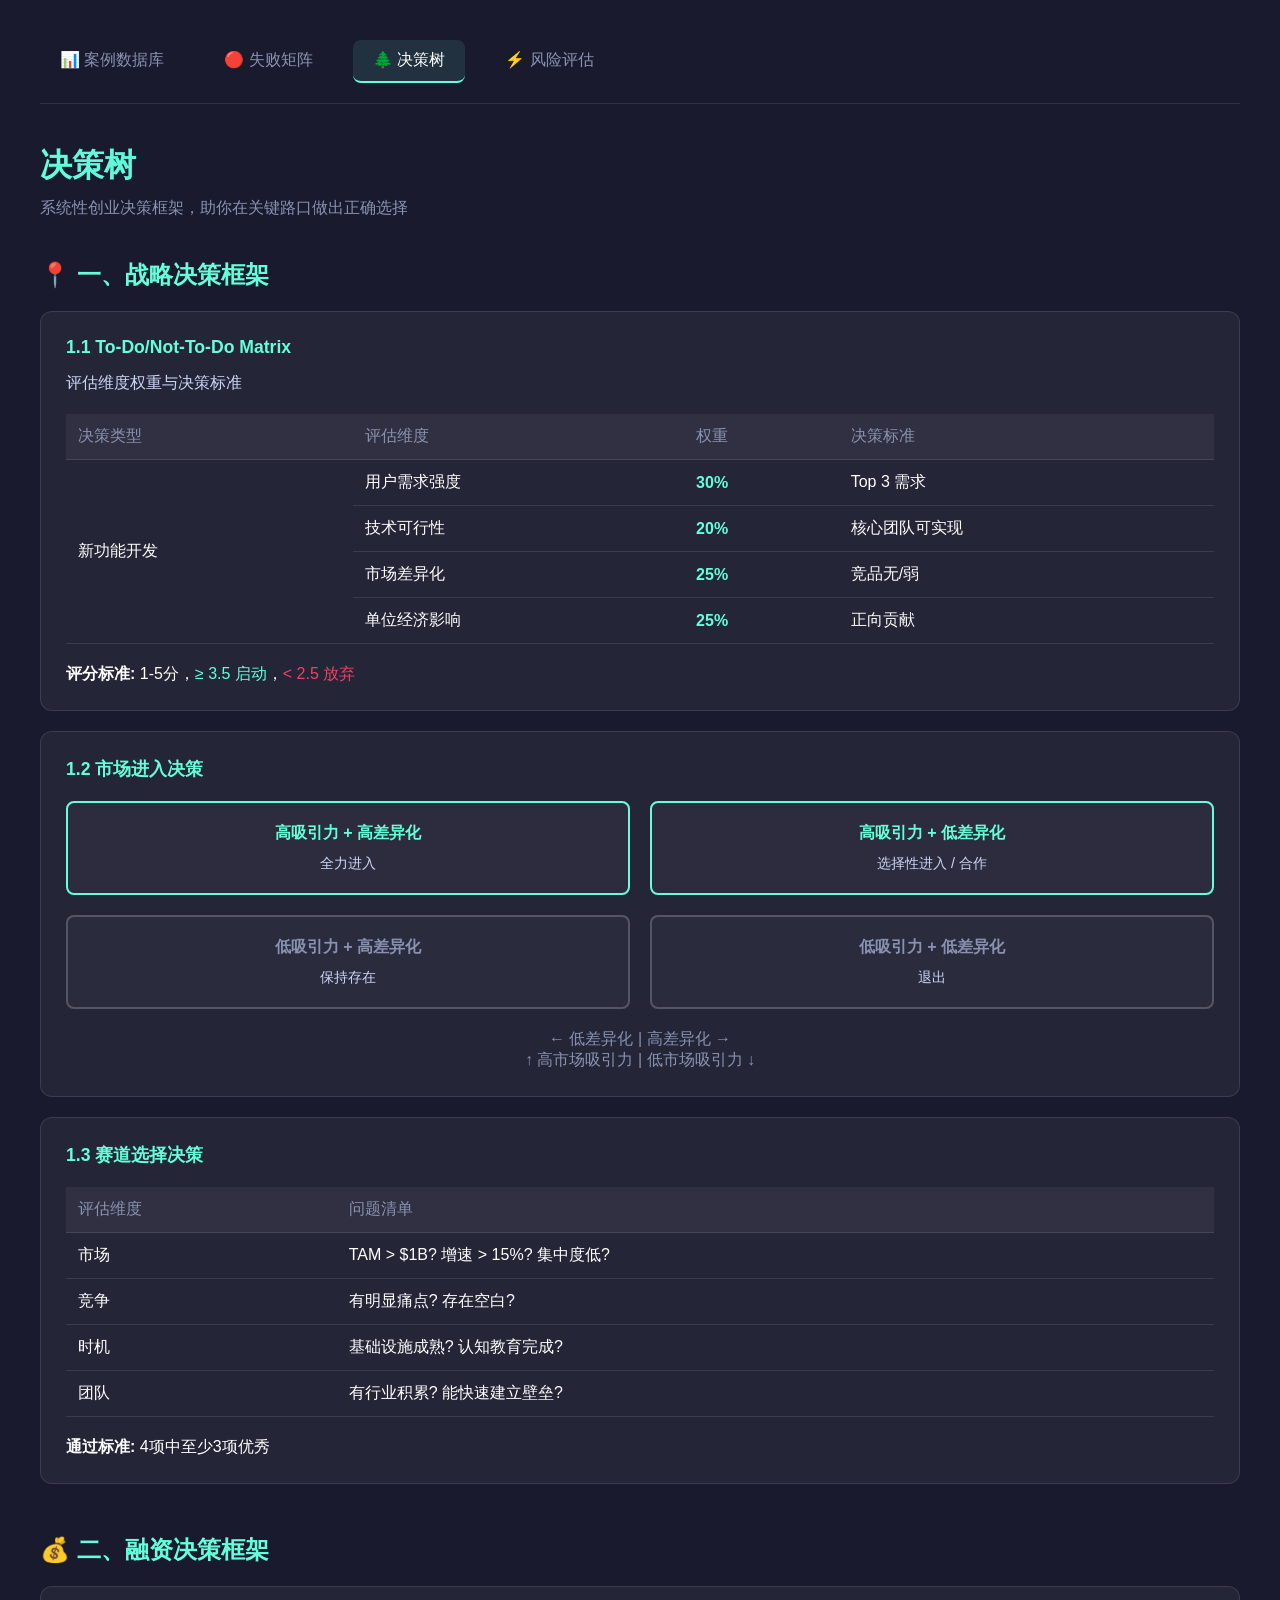
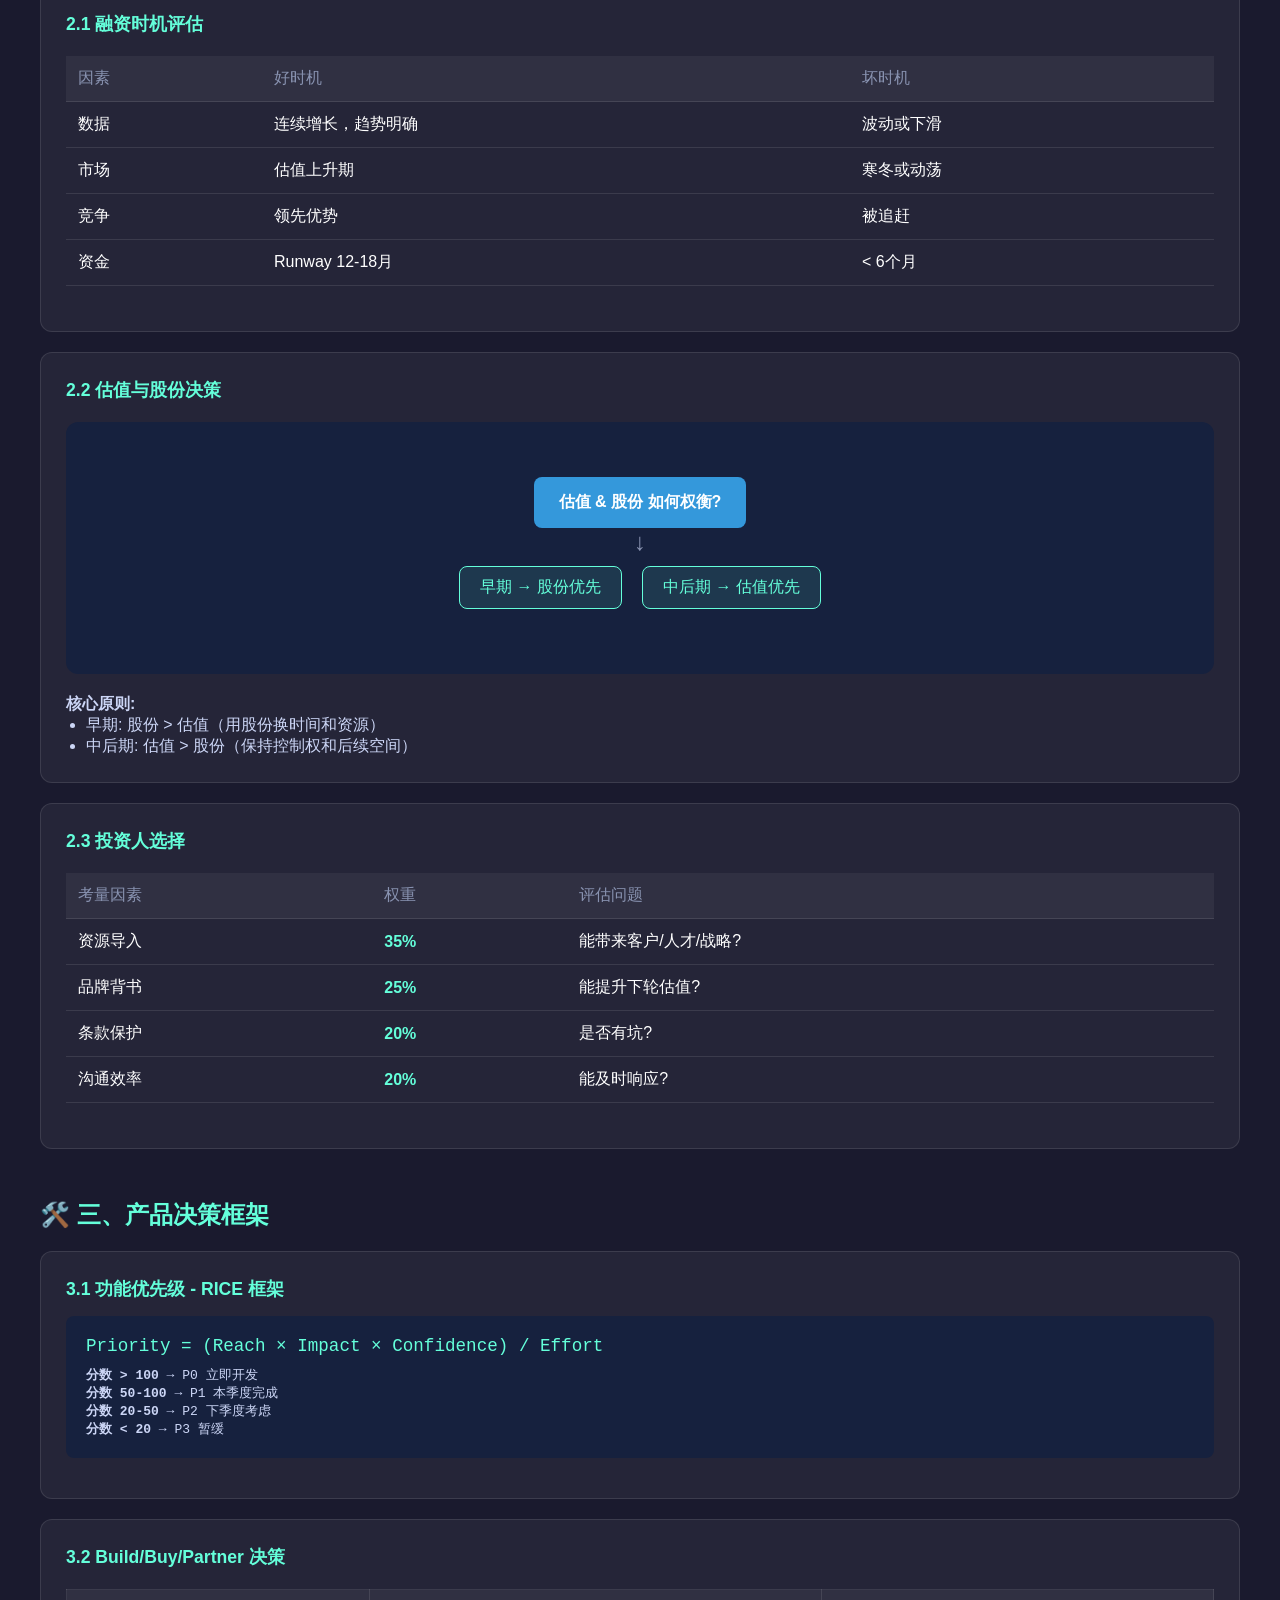
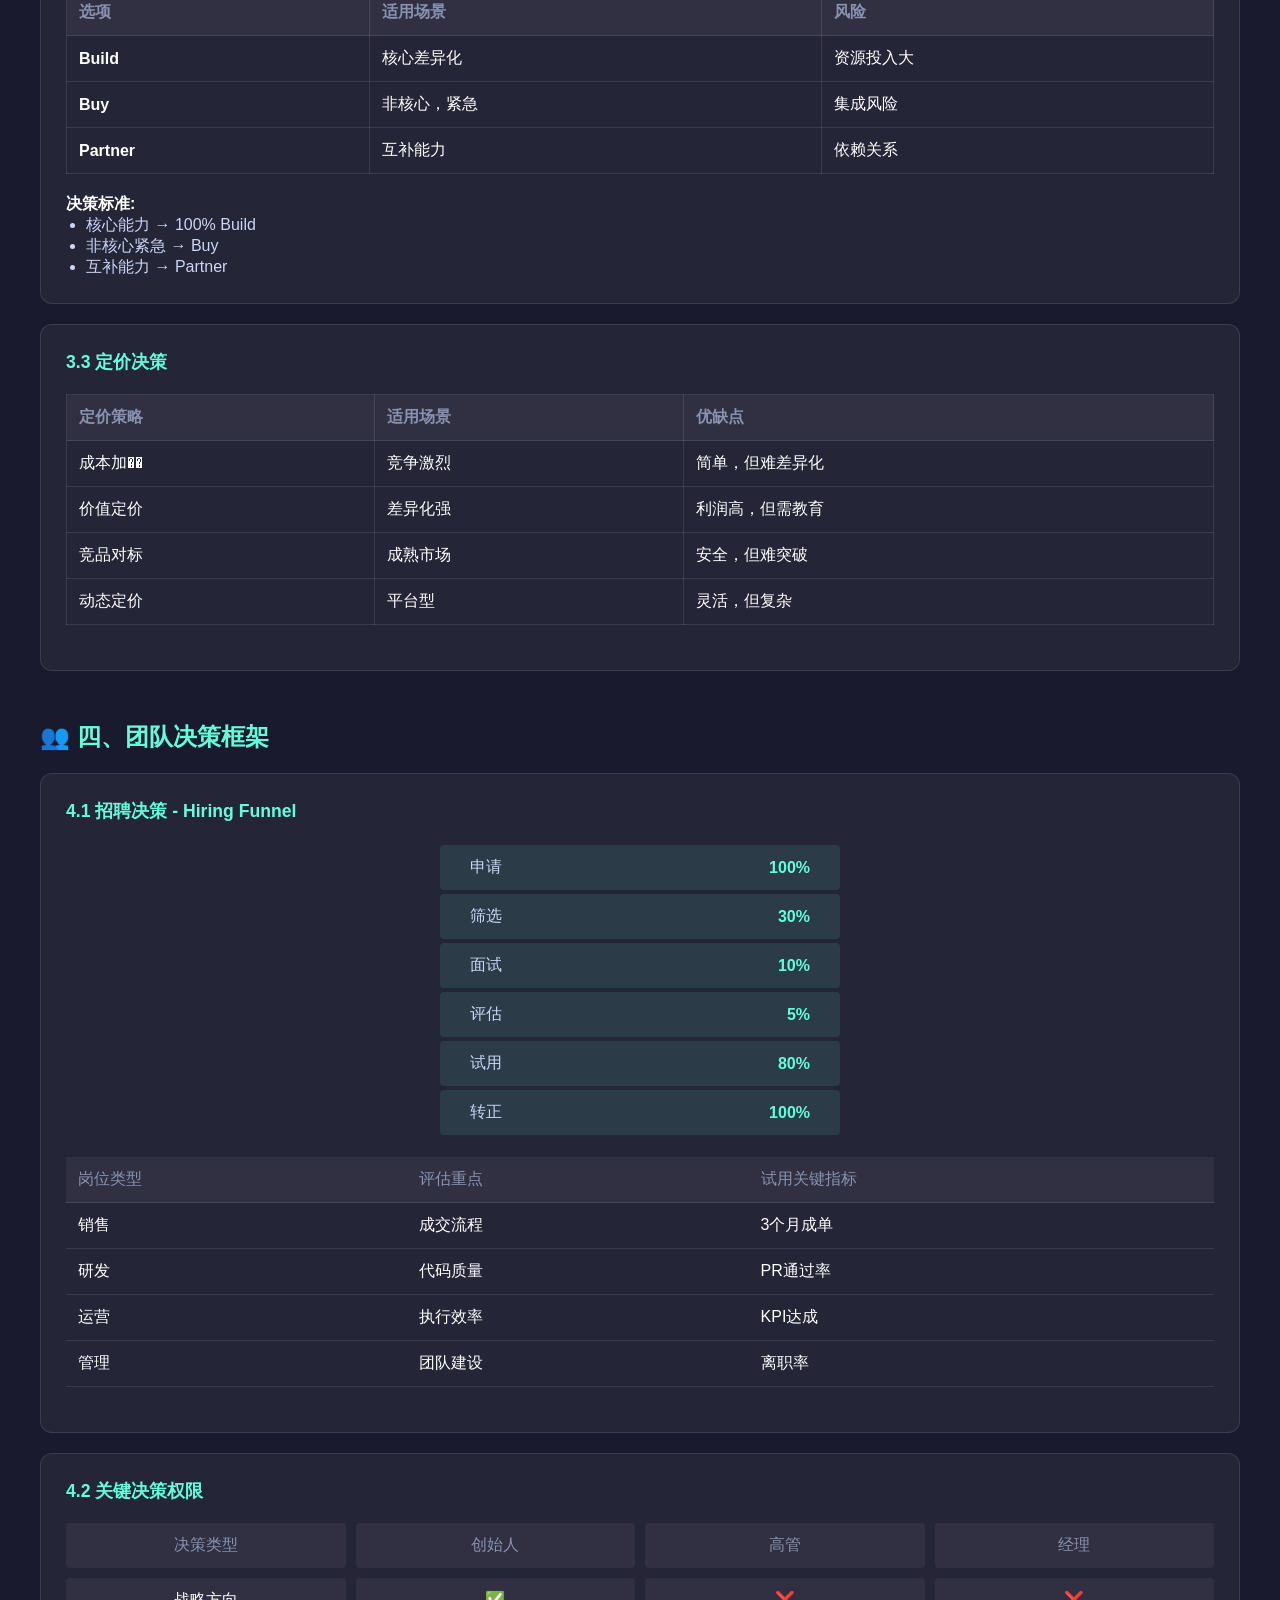
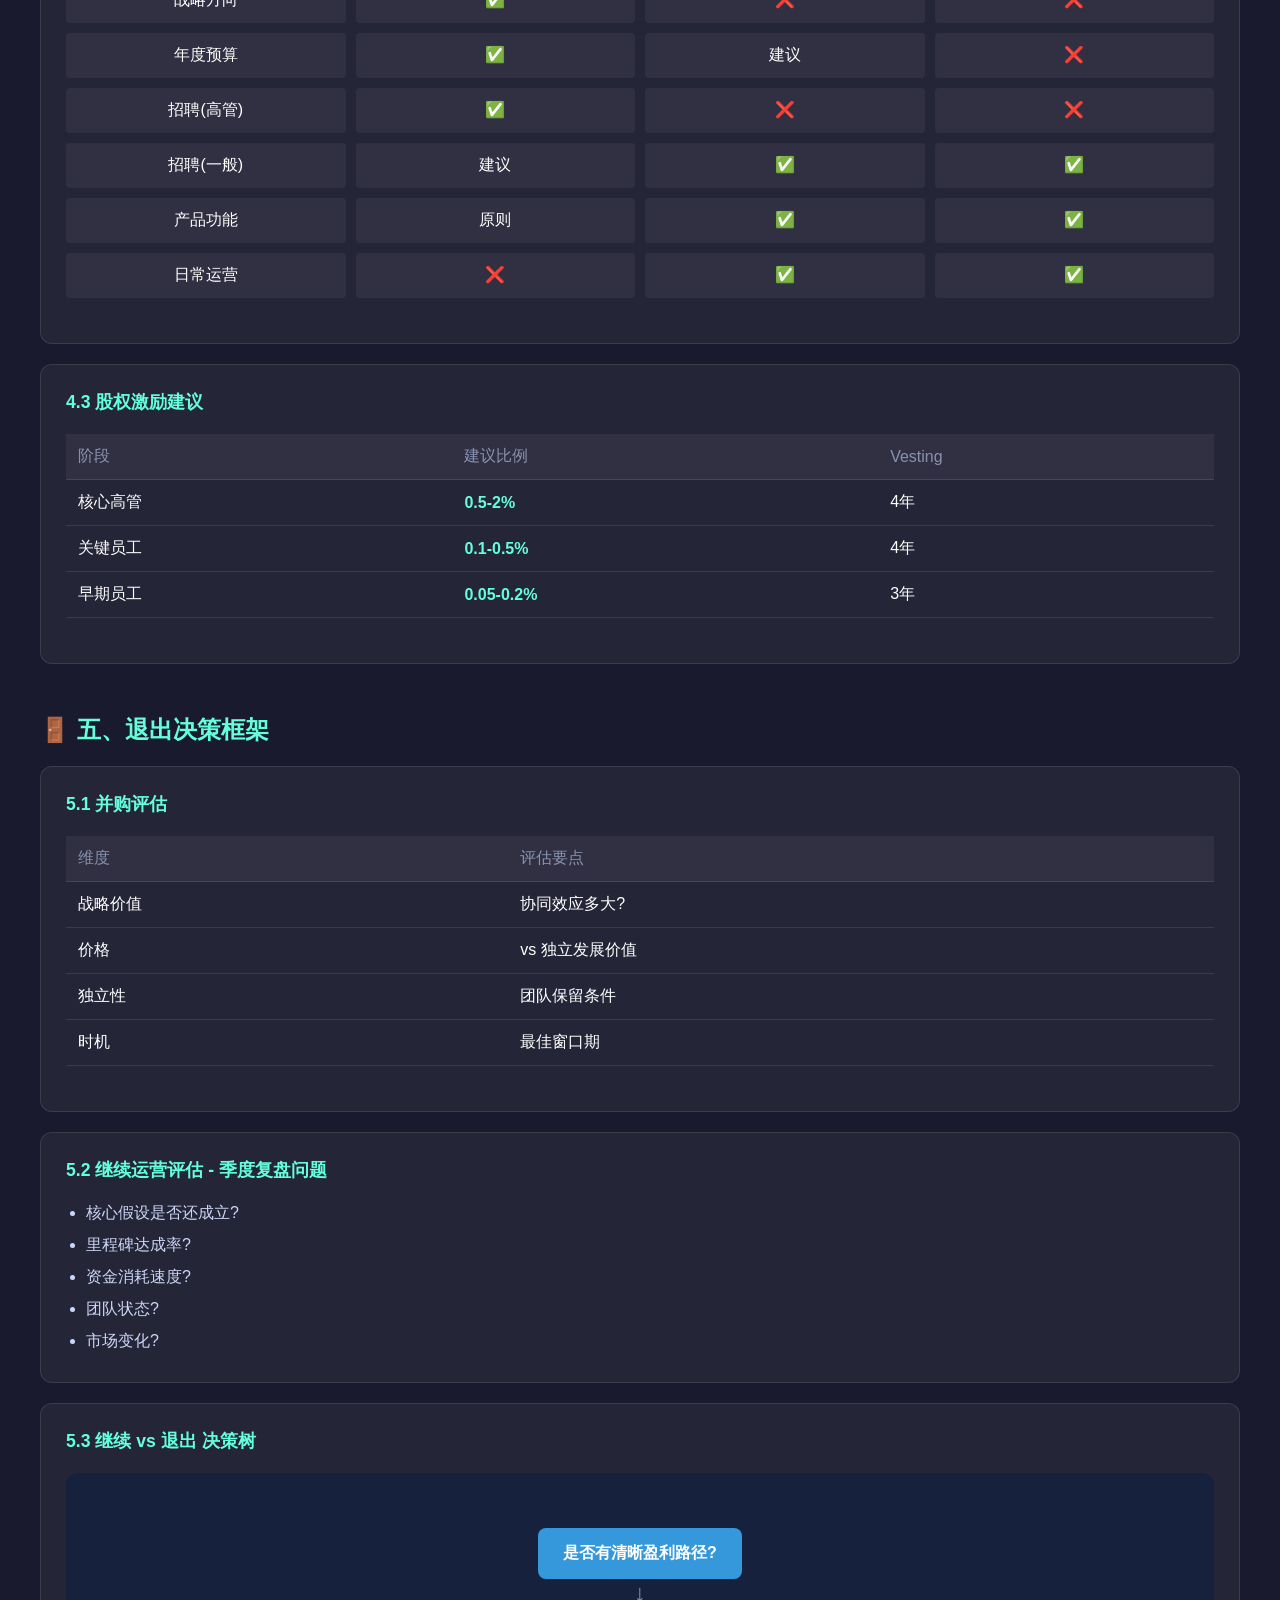
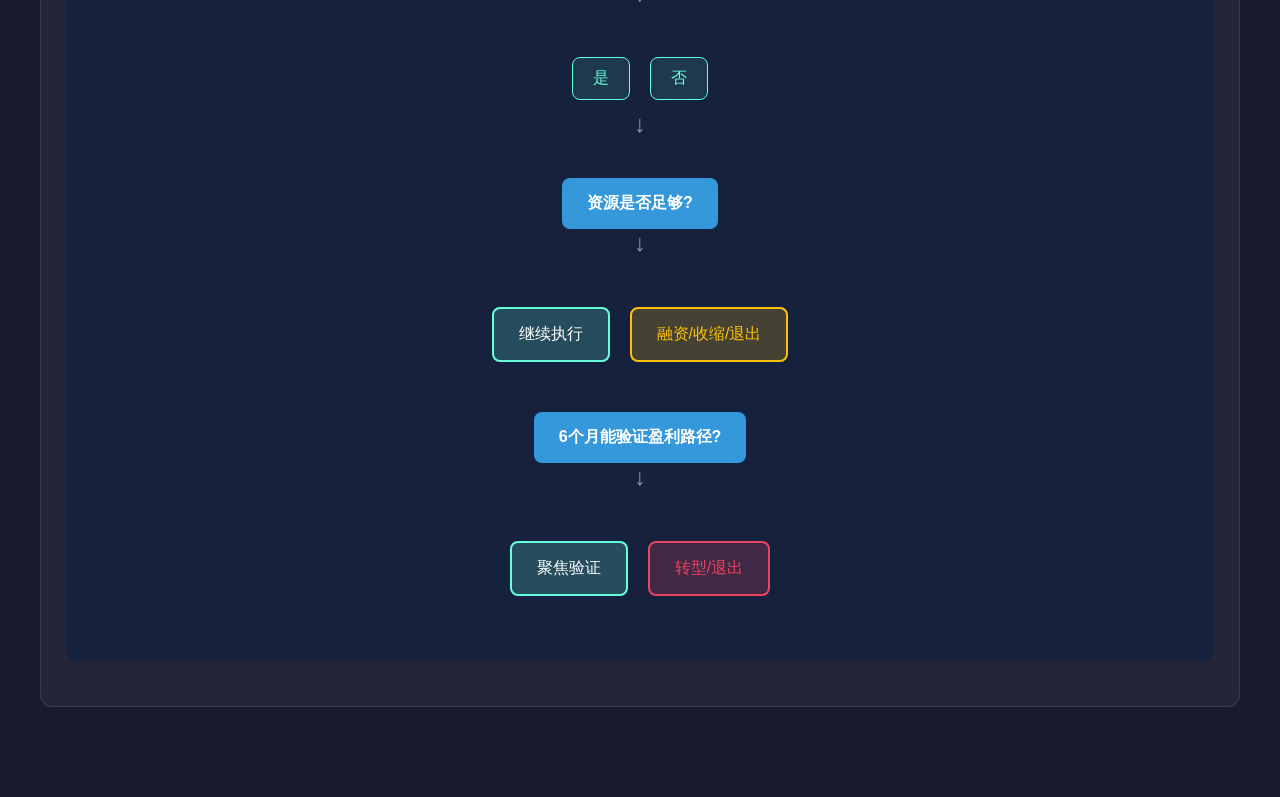
<file: decision-tree.html>
<!DOCTYPE html>
<html lang="zh-CN">
<head>
    <meta charset="UTF-8">
    <meta name="viewport" content="width=device-width, initial-scale=1.0">
    <title>决策树 - Startup-Advisor</title>
    <style>
        * { margin: 0; padding: 0; box-sizing: border-box; }
        body { font-family: -apple-system, BlinkMacSystemFont, 'Segoe UI', Roboto, sans-serif; background: #1a1a2e; color: #fff; min-height: 100vh; padding: 40px 20px; }
        .container { max-width: 1200px; margin: 0 auto; }
        .nav { display: flex; gap: 20px; margin-bottom: 40px; border-bottom: 1px solid rgba(255,255,255,0.1); padding-bottom: 20px; }
        .nav a { color: #8892b0; text-decoration: none; padding: 10px 20px; border-radius: 8px; transition: all 0.3s; }
        .nav a:hover, .nav a.active { color: #fff; background: rgba(100,255,218,0.1); }
        .nav a.active { border-bottom: 2px solid #64ffda; }
        h1 { font-size: 2rem; margin-bottom: 10px; background: linear-gradient(90deg, #64ffda, #3498db); -webkit-background-clip: text; -webkit-text-fill-color: transparent; }
        .subtitle { color: #8892b0; margin-bottom: 40px; }
        
        .section { margin-bottom: 50px; }
        .section h2 { font-size: 1.5rem; margin-bottom: 20px; color: #64ffda; }
        .section h3 { font-size: 1.2rem; margin: 25px 0 15px; color: #fff; }
        
        .matrix { background: rgba(255,255,255,0.05); border-radius: 12px; padding: 25px; margin: 20px 0; border: 1px solid rgba(255,255,255,0.1); }
        .matrix h4 { color: #64ffda; margin-bottom: 15px; font-size: 1.1rem; }
        
        .matrix-grid { display: grid; grid-template-columns: 1fr 1fr; gap: 20px; margin: 20px 0; }
        .matrix-quadrant { background: rgba(255,255,255,0.03); border-radius: 8px; padding: 20px; text-align: center; }
        .matrix-quadrant h5 { font-size: 1rem; margin-bottom: 10px; }
        .matrix-quadrant p { font-size: 0.9rem; color: #ccd6f6; }
        .quadrant-high { border: 2px solid #64ffda; }
        .quadrant-low { border: 2px solid rgba(255,255,255,0.2); }
        .quadrant-high h5 { color: #64ffda; }
        .quadrant-low h5 { color: #8892b0; }
        
        .decision-table { width: 100%; border-collapse: collapse; margin: 20px 0; }
        .decision-table th, .decision-table td { padding: 12px; text-align: left; border-bottom: 1px solid rgba(255,255,255,0.1); }
        .decision-table th { color: #8892b0; background: rgba(255,255,255,0.05); font-weight: 500; }
        .decision-table tr:hover { background: rgba(255,255,255,0.02); }
        .weight { color: #64ffda; font-weight: 600; }
        .pass { color: #64ffda; }
        .fail { color: #e94560; }
        
        .flowchart { background: #16213e; border-radius: 12px; padding: 30px; margin: 20px 0; }
        .flow-node { display: flex; flex-direction: column; align-items: center; padding: 15px; margin: 10px 0; }
        .flow-question { background: #3498db; color: #fff; padding: 15px 25px; border-radius: 8px; font-weight: 600; text-align: center; }
        .flow-options { display: flex; gap: 20px; margin: 10px 0; }
        .flow-option { background: rgba(100,255,218,0.1); border: 1px solid #64ffda; padding: 10px 20px; border-radius: 8px; color: #64ffda; }
        .flow-result { background: rgba(100,255,218,0.2); border: 2px solid #64ffda; padding: 15px 25px; border-radius: 8px; }
        .flow-result.warning { background: rgba(255,193,7,0.2); border-color: #ffc107; color: #ffc107; }
        .flow-result.danger { background: rgba(233,69,96,0.2); border-color: #e94560; color: #e94560; }
        .flow-arrow { color: #8892b0; font-size: 1.5rem; }
        
        .formula { background: #16213e; padding: 20px; border-radius: 8px; margin: 15px 0; font-family: monospace; }
        .formula code { color: #64ffda; font-size: 1.1rem; }
        .formula .result { margin-top: 10px; color: #ccd6f6; }
        
        .priority-grid { display: grid; grid-template-columns: repeat(4, 1fr); gap: 15px; margin: 20px 0; }
        .priority-card { background: rgba(255,255,255,0.05); border-radius: 8px; padding: 15px; text-align: center; }
        .priority-card.p0 { border: 2px solid #e94560; }
        .priority-card.p1 { border: 2px solid #ffc107; }
        .priority-card.p2 { border: 2px solid #3498db; }
        .priority-card.p3 { border: 2px solid #8892b0; }
        .priority-label { font-weight: 700; font-size: 1.2rem; margin-bottom: 5px; }
        .priority-card.p0 .priority-label { color: #e94560; }
        .priority-card.p1 .priority-label { color: #ffc107; }
        .priority-card.p2 .priority-label { color: #3498db; }
        .priority-card.p3 .priority-label { color: #8892b0; }
        .priority-action { font-size: 0.85rem; color: #ccd6f6; }
        
        .comparison-table { width: 100%; border-collapse: collapse; margin: 20px 0; }
        .comparison-table th, .comparison-table td { padding: 12px; text-align: left; border: 1px solid rgba(255,255,255,0.1); }
        .comparison-table th { background: rgba(255,255,255,0.05); color: #8892b0; }
        
        .funnel { display: flex; flex-direction: column; align-items: center; margin: 20px 0; }
        .funnel-stage { display: flex; align-items: center; justify-content: center; padding: 12px 30px; margin: 2px 0; background: rgba(100,255,218,0.1); border-radius: 4px; width: 100%; max-width: 400px; }
        .funnel-stage span { color: #ccd6f6; }
        .funnel-stage .percent { color: #64ffda; font-weight: 600; margin-left: auto; }
        
        .access-matrix { display: grid; grid-template-columns: repeat(4, 1fr); gap: 10px; margin: 20px 0; }
        .access-cell { background: rgba(255,255,255,0.05); padding: 12px; text-align: center; border-radius: 4px; }
        .access-cell.header { color: #8892b0; font-weight: 500; }
        .access-cell.yes { color: #64ffda; }
        .access-cell.no { color: #e94560; }
        
        @media (max-width: 768px) {
            .matrix-grid { grid-template-columns: 1fr; }
            .priority-grid { grid-template-columns: repeat(2, 1fr); }
            .access-matrix { grid-template-columns: repeat(2, 1fr); }
        }
    </style>
</head>
<body>
    <div class="container">
        <nav class="nav">
            <a href="index.html">📊 案例数据库</a>
            <a href="failure-matrix.html">🔴 失败矩阵</a>
            <a href="decision-tree.html" class="active">🌲 决策树</a>
            <a href="risk-assessment.html">⚡ 风险评估</a>
        </nav>
        
        <h1>决策树</h1>
        <p class="subtitle">系统性创业决策框架，助你在关键路口做出正确选择</p>
        
        <div class="section">
            <h2>📍 一、战略决策框架</h2>
            
            <div class="matrix">
                <h4>1.1 To-Do/Not-To-Do Matrix</h4>
                <p style="color:#ccd6f6;margin-bottom:15px;">评估维度权重与决策标准</p>
                <table class="decision-table">
                    <tr><th>决策类型</th><th>评估维度</th><th class="weight">权重</th><th>决策标准</th></tr>
                    <tr><td rowspan=4>新功能开发</td><td>用户需求强度</td><td class="weight">30%</td><td>Top 3 需求</td></tr>
                    <tr><td>技术可行性</td><td class="weight">20%</td><td>核心团队可实现</td></tr>
                    <tr><td>市场差异化</td><td class="weight">25%</td><td>竞品无/弱</td></tr>
                    <tr><td>单位经济影响</td><td class="weight">25%</td><td>正向贡献</td></tr>
                </table>
                <p style="margin-top:15px;"><strong>评分标准:</strong> 1-5分，<span class="pass">≥ 3.5 启动</span>，<span class="fail">&lt; 2.5 放弃</span></p>
            </div>
            
            <div class="matrix">
                <h4>1.2 市场进入决策</h4>
                <div class="matrix-grid">
                    <div class="matrix-quadrant quadrant-high">
                        <h5>高吸引力 + 高差异化</h5>
                        <p>全力进入</p>
                    </div>
                    <div class="matrix-quadrant quadrant-high">
                        <h5>高吸引力 + 低差异化</h5>
                        <p>选择性进入 / 合作</p>
                    </div>
                    <div class="matrix-quadrant quadrant-low">
                        <h5>低吸引力 + 高差异化</h5>
                        <p>保持存在</p>
                    </div>
                    <div class="matrix-quadrant quadrant-low">
                        <h5>低吸引力 + 低差异化</h5>
                        <p>退出</p>
                    </div>
                </div>
                <p style="text-align:center;color:#8892b0;">← 低差异化 | 高差异化 →<br>↑ 高市场吸引力 | 低市场吸引力 ↓</p>
            </div>
            
            <div class="matrix">
                <h4>1.3 赛道选择决策</h4>
                <table class="decision-table">
                    <tr><th>评估维度</th><th>问题清单</th></tr>
                    <tr><td>市场</td><td>TAM > $1B? 增速 > 15%? 集中度低?</td></tr>
                    <tr><td>竞争</td><td>有明显痛点? 存在空白?</td></tr>
                    <tr><td>时机</td><td>基础设施成熟? 认知教育完成?</td></tr>
                    <tr><td>团队</td><td>有行业积累? 能快速建立壁垒?</td></tr>
                </table>
                <p style="margin-top:15px;"><strong>通过标准:</strong> 4项中至少3项优秀</p>
            </div>
        </div>
        
        <div class="section">
            <h2>💰 二、融资决策框架</h2>
            
            <div class="matrix">
                <h4>2.1 融资时机评估</h4>
                <table class="decision-table">
                    <tr><th>因素</th><th class="pass">好时机</th><th class="fail">坏时机</th></tr>
                    <tr><td>数据</td><td>连续增长，趋势明确</td><td>波动或下滑</td></tr>
                    <tr><td>市场</td><td>估值上升期</td><td>寒冬或动荡</td></tr>
                    <tr><td>竞争</td><td>领先优势</td><td>被追赶</td></tr>
                    <tr><td>资金</td><td>Runway 12-18月</td><td>&lt; 6个月</td></tr>
                </table>
            </div>
            
            <div class="matrix">
                <h4>2.2 估值与股份决策</h4>
                <div class="flowchart">
                    <div class="flow-node">
                        <div class="flow-question">估值 & 股份 如何权衡?</div>
                        <div class="flow-arrow">↓</div>
                        <div class="flow-options">
                            <div class="flow-option">早期 → 股份优先</div>
                            <div class="flow-option">中后期 → 估值优先</div>
                        </div>
                    </div>
                </div>
                <p style="color:#ccd6f6;margin-top:15px;"><strong>核心原则:</strong></p>
                <ul style="color:#ccd6f6;margin-left:20px;">
                    <li>早期: 股份 &gt; 估值（用股份换时间和资源）</li>
                    <li>中后期: 估值 &gt; 股份（保持控制权和后续空间）</li>
                </ul>
            </div>
            
            <div class="matrix">
                <h4>2.3 投资人选择</h4>
                <table class="decision-table">
                    <tr><th>考量因素</th><th class="weight">权重</th><th>评估问题</th></tr>
                    <tr><td>资源导入</td><td class="weight">35%</td><td>能带来客户/人才/战略?</td></tr>
                    <tr><td>品牌背书</td><td class="weight">25%</td><td>能提升下轮估值?</td></tr>
                    <tr><td>条款保护</td><td class="weight">20%</td><td>是否有坑?</td></tr>
                    <tr><td>沟通效率</td><td class="weight">20%</td><td>能及时响应?</td></tr>
                </table>
            </div>
        </div>
        
        <div class="section">
            <h2>🛠️ 三、产品决策框架</h2>
            
            <div class="matrix">
                <h4>3.1 功能优先级 - RICE 框架</h4>
                <div class="formula">
                    <code>Priority = (Reach × Impact × Confidence) / Effort</code>
                    <div class="result">
                        <strong>分数 &gt; 100</strong> → P0 立即开发<br>
                        <strong>分数 50-100</strong> → P1 本季度完成<br>
                        <strong>分数 20-50</strong> → P2 下季度考虑<br>
                        <strong>分数 &lt; 20</strong> → P3 暂缓
                    </div>
                </div>
            </div>
            
            <div class="matrix">
                <h4>3.2 Build/Buy/Partner 决策</h4>
                <table class="comparison-table">
                    <tr><th>选项</th><th>适用场景</th><th>风险</th></tr>
                    <tr><td><strong>Build</strong></td><td>核心差异化</td><td>资源投入大</td></tr>
                    <tr><td><strong>Buy</strong></td><td>非核心，紧急</td><td>集成风险</td></tr>
                    <tr><td><strong>Partner</strong></td><td>互补能力</td><td>依赖关系</td></tr>
                </table>
                <p style="margin-top:15px;"><strong>决策标准:</strong></p>
                <ul style="color:#ccd6f6;margin-left:20px;">
                    <li>核心能力 → 100% Build</li>
                    <li>非核心紧急 → Buy</li>
                    <li>互补能力 → Partner</li>
                </ul>
            </div>
            
            <div class="matrix">
                <h4>3.3 定价决策</h4>
                <table class="comparison-table">
                    <tr><th>定价策略</th><th>适用场景</th><th>优缺点</th></tr>
                    <tr><td>成本加��</td><td>竞争激烈</td><td>简单，但难差异化</td></tr>
                    <tr><td>价值定价</td><td>差异化强</td><td>利润高，但需教育</td></tr>
                    <tr><td>竞品对标</td><td>成熟市场</td><td>安全，但难突破</td></tr>
                    <tr><td>动态定价</td><td>平台型</td><td>灵活，但复杂</td></tr>
                </table>
            </div>
        </div>
        
        <div class="section">
            <h2>👥 四、团队决策框架</h2>
            
            <div class="matrix">
                <h4>4.1 招聘决策 - Hiring Funnel</h4>
                <div class="funnel">
                    <div class="funnel-stage"><span>申请</span><span class="percent">100%</span></div>
                    <div class="funnel-stage"><span>筛选</span><span class="percent">30%</span></div>
                    <div class="funnel-stage"><span>面试</span><span class="percent">10%</span></div>
                    <div class="funnel-stage"><span>评估</span><span class="percent">5%</span></div>
                    <div class="funnel-stage"><span>试用</span><span class="percent">80%</span></div>
                    <div class="funnel-stage"><span>转正</span><span class="percent">100%</span></div>
                </div>
                
                <table class="decision-table" style="margin-top:20px;">
                    <tr><th>岗位类型</th><th>评估重点</th><th>试用关键指标</th></tr>
                    <tr><td>销售</td><td>成交流程</td><td>3个月成单</td></tr>
                    <tr><td>研发</td><td>代码质量</td><td>PR通过率</td></tr>
                    <tr><td>运营</td><td>执行效率</td><td>KPI达成</td></tr>
                    <tr><td>管理</td><td>团队建设</td><td>离职率</td></tr>
                </table>
            </div>
            
            <div class="matrix">
                <h4>4.2 关键决策权限</h4>
                <div class="access-matrix">
                    <div class="access-cell header">决策类型</div>
                    <div class="access-cell header">创始人</div>
                    <div class="access-cell header">高管</div>
                    <div class="access-cell header">经理</div>
                    
                    <div class="access-cell">战略方向</div>
                    <div class="access-cell yes">✅</div>
                    <div class="access-cell no">❌</div>
                    <div class="access-cell no">❌</div>
                    
                    <div class="access-cell">年度预算</div>
                    <div class="access-cell yes">✅</div>
                    <div class="access-cell">建议</div>
                    <div class="access-cell no">❌</div>
                    
                    <div class="access-cell">招聘(高管)</div>
                    <div class="access-cell yes">✅</div>
                    <div class="access-cell no">❌</div>
                    <div class="access-cell no">❌</div>
                    
                    <div class="access-cell">招聘(一般)</div>
                    <div class="access-cell">建议</div>
                    <div class="access-cell yes">✅</div>
                    <div class="access-cell yes">✅</div>
                    
                    <div class="access-cell">产品功能</div>
                    <div class="access-cell">原则</div>
                    <div class="access-cell yes">✅</div>
                    <div class="access-cell yes">✅</div>
                    
                    <div class="access-cell">日常运营</div>
                    <div class="access-cell no">❌</div>
                    <div class="access-cell yes">✅</div>
                    <div class="access-cell yes">✅</div>
                </div>
            </div>
            
            <div class="matrix">
                <h4>4.3 股权激励建议</h4>
                <table class="decision-table">
                    <tr><th>阶段</th><th>建议比例</th><th>Vesting</th></tr>
                    <tr><td>核心高管</td><td class="weight">0.5-2%</td><td>4年</td></tr>
                    <tr><td>关键员工</td><td class="weight">0.1-0.5%</td><td>4年</td></tr>
                    <tr><td>早期员工</td><td class="weight">0.05-0.2%</td><td>3年</td></tr>
                </table>
            </div>
        </div>
        
        <div class="section">
            <h2>🚪 五、退出决策框架</h2>
            
            <div class="matrix">
                <h4>5.1 并购评估</h4>
                <table class="decision-table">
                    <tr><th>维度</th><th>评估要点</th></tr>
                    <tr><td>战略价值</td><td>协同效应多大?</td></tr>
                    <tr><td>价格</td><td>vs 独立发展价值</td></tr>
                    <tr><td>独立性</td><td>团队保留条件</td></tr>
                    <tr><td>时机</td><td>最佳窗口期</td></tr>
                </table>
            </div>
            
            <div class="matrix">
                <h4>5.2 继续运营评估 - 季度复盘问题</h4>
                <ul style="color:#ccd6f6;margin-left:20px;line-height:2;">
                    <li>核心假设是否还成立?</li>
                    <li>里程碑达成率?</li>
                    <li>资金消耗速度?</li>
                    <li>团队状态?</li>
                    <li>市场变化?</li>
                </ul>
            </div>
            
            <div class="matrix">
                <h4>5.3 继续 vs 退出 决策树</h4>
                <div class="flowchart">
                    <div class="flow-node">
                        <div class="flow-question">是否有清晰盈利路径?</div>
                        <div class="flow-arrow">↓</div>
                    </div>
                    <div class="flow-node">
                        <div class="flow-options">
                            <div class="flow-option">是</div>
                            <div class="flow-option">否</div>
                        </div>
                        <div class="flow-arrow">↓</div>
                    </div>
                    <div class="flow-node">
                        <div class="flow-question">资源是否足够?</div>
                        <div class="flow-arrow">↓</div>
                    </div>
                    <div class="flow-node">
                        <div class="flow-options">
                            <div class="flow-result">继续执行</div>
                            <div class="flow-result warning">融资/收缩/退出</div>
                        </div>
                    </div>
                    <div class="flow-node">
                        <div class="flow-question">6个月能验证盈利路径?</div>
                        <div class="flow-arrow">↓</div>
                    </div>
                    <div class="flow-node">
                        <div class="flow-options">
                            <div class="flow-result">聚焦验证</div>
                            <div class="flow-result danger">转型/退出</div>
                        </div>
                    </div>
                </div>
            </div>
        </div>
    </div>
</body>
</html>
</file>
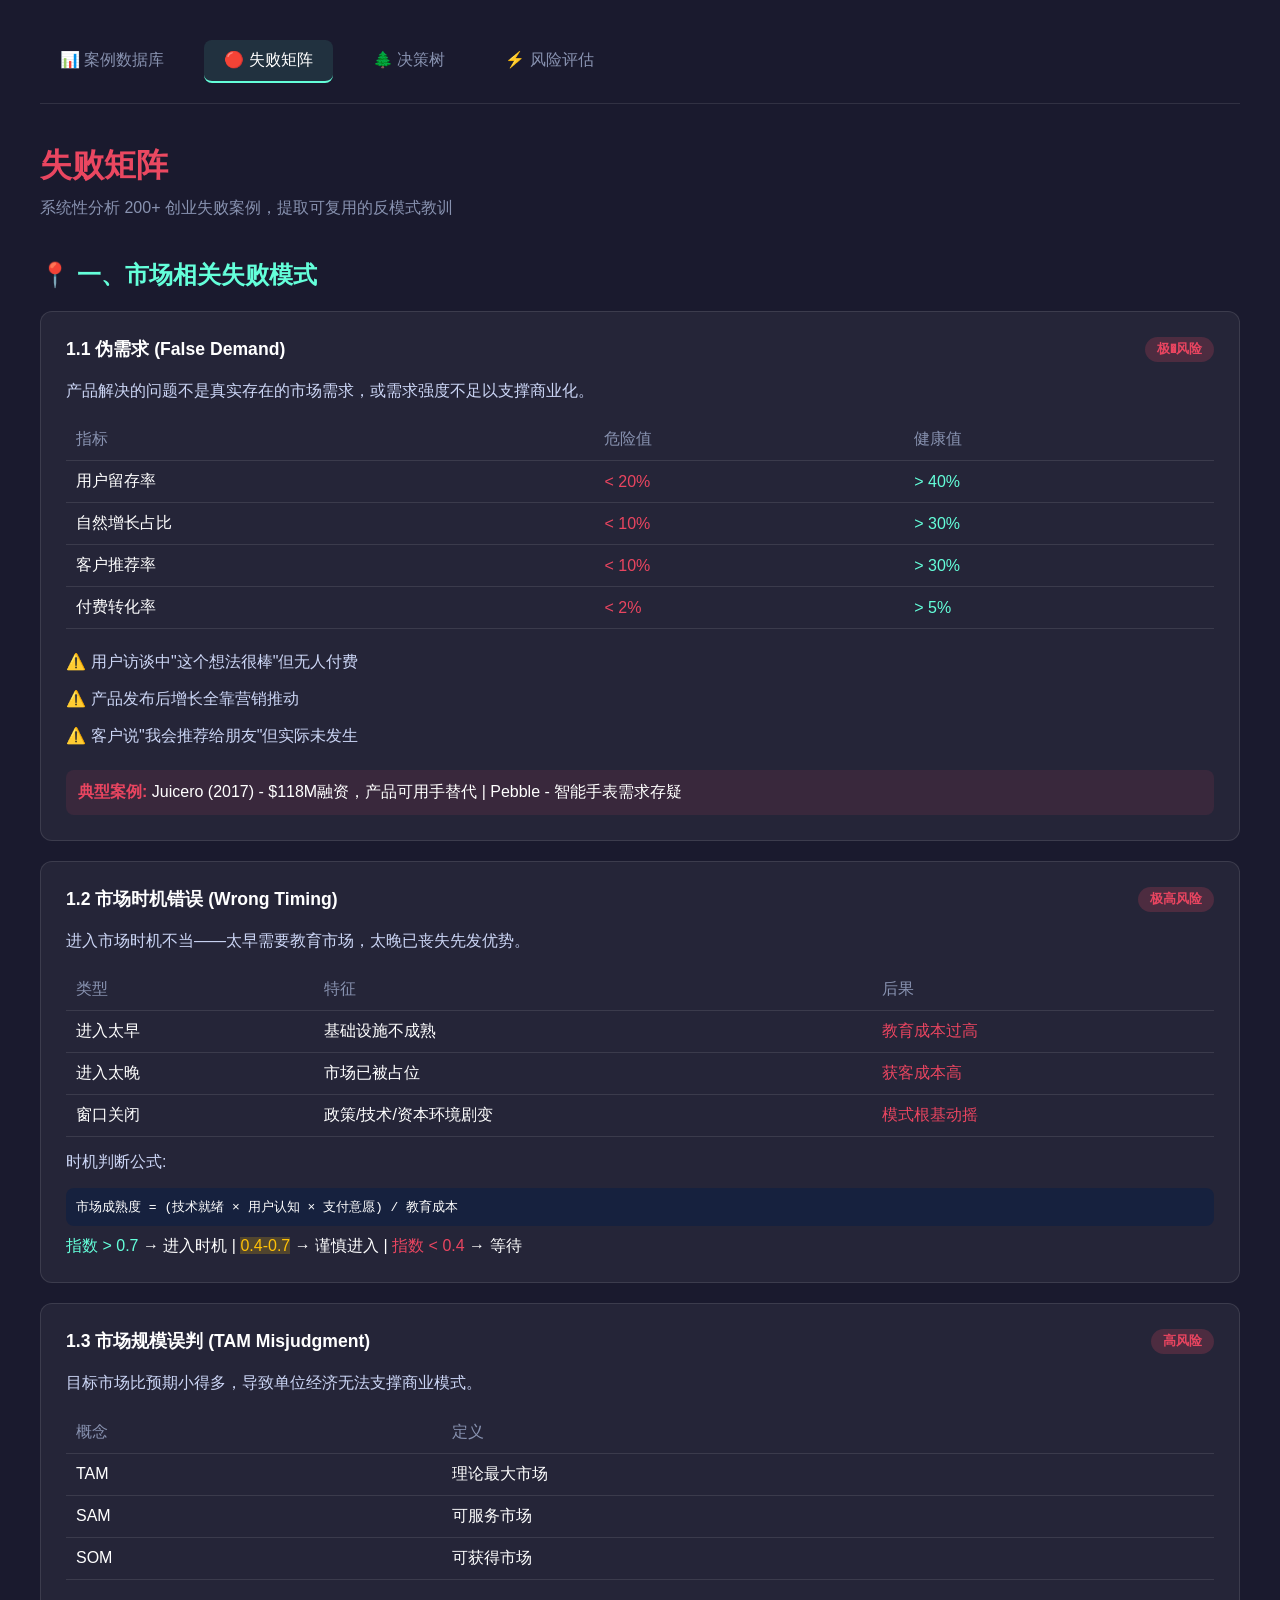
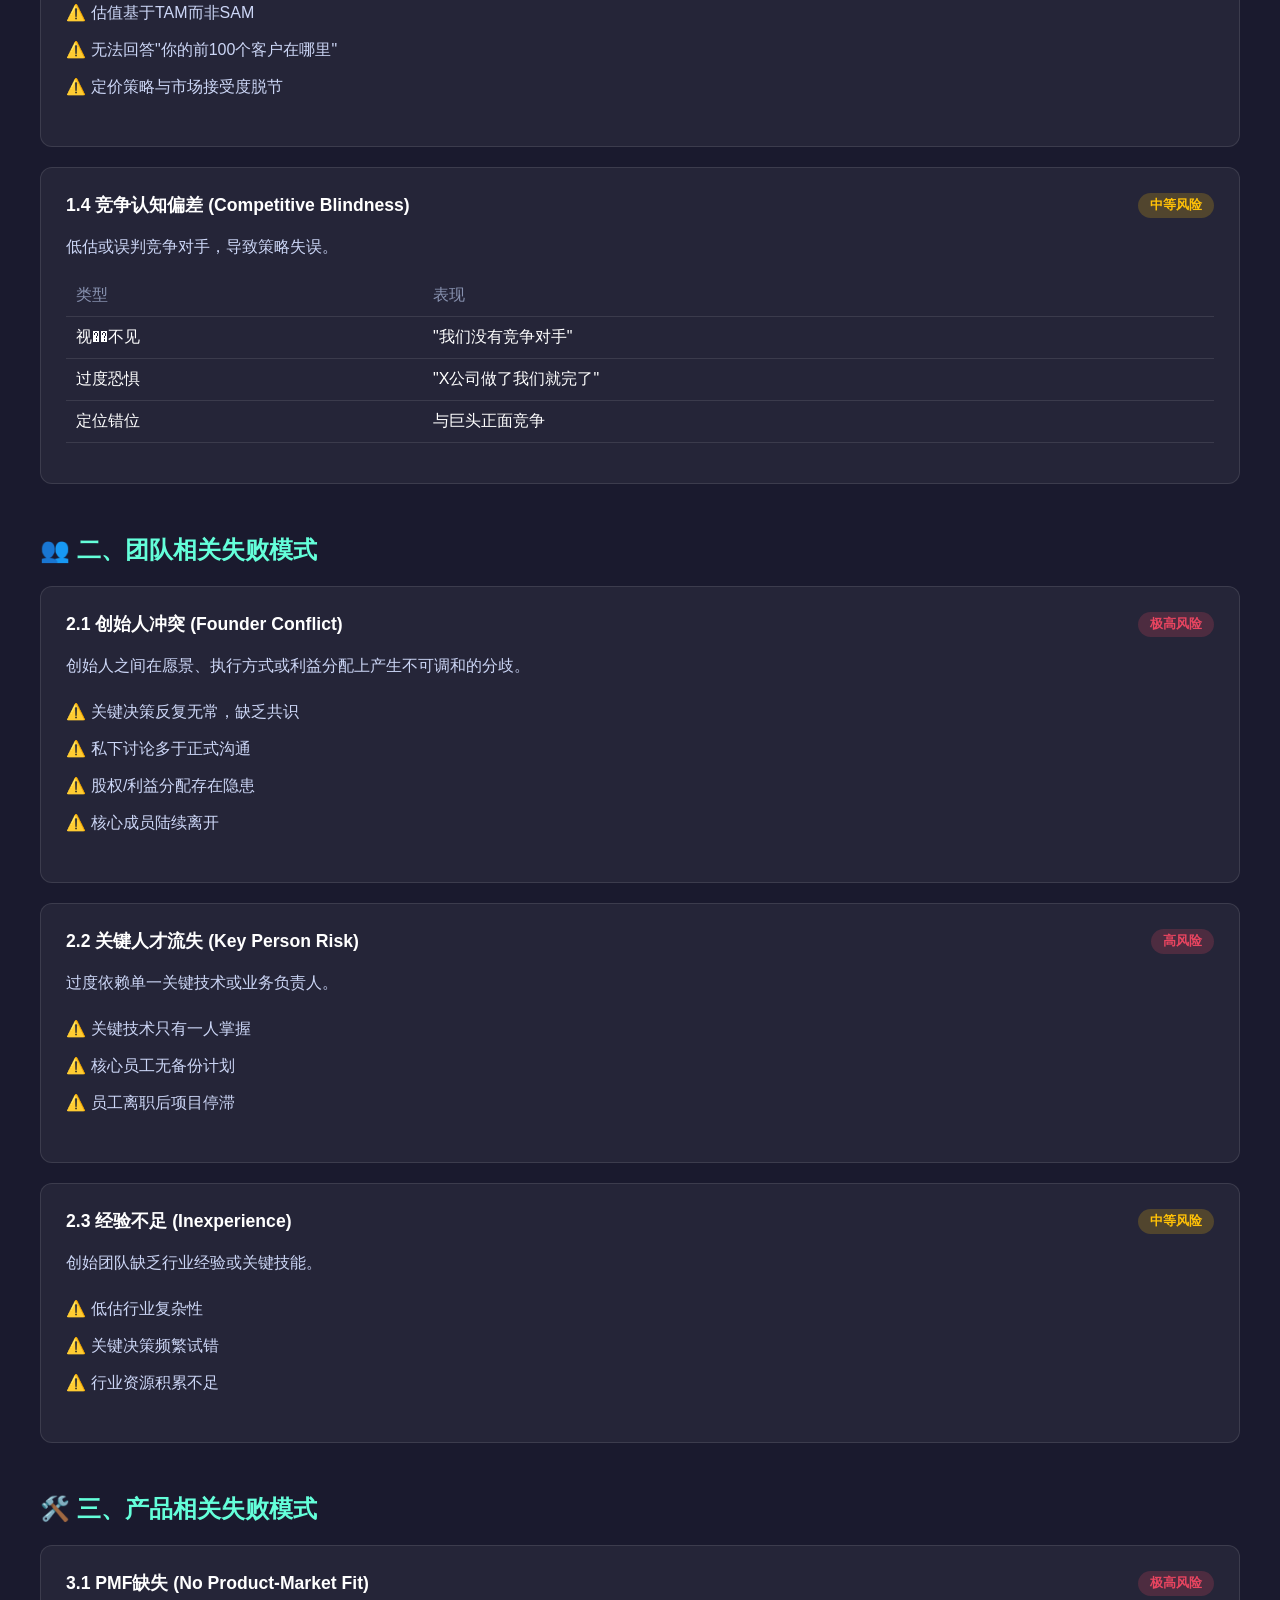
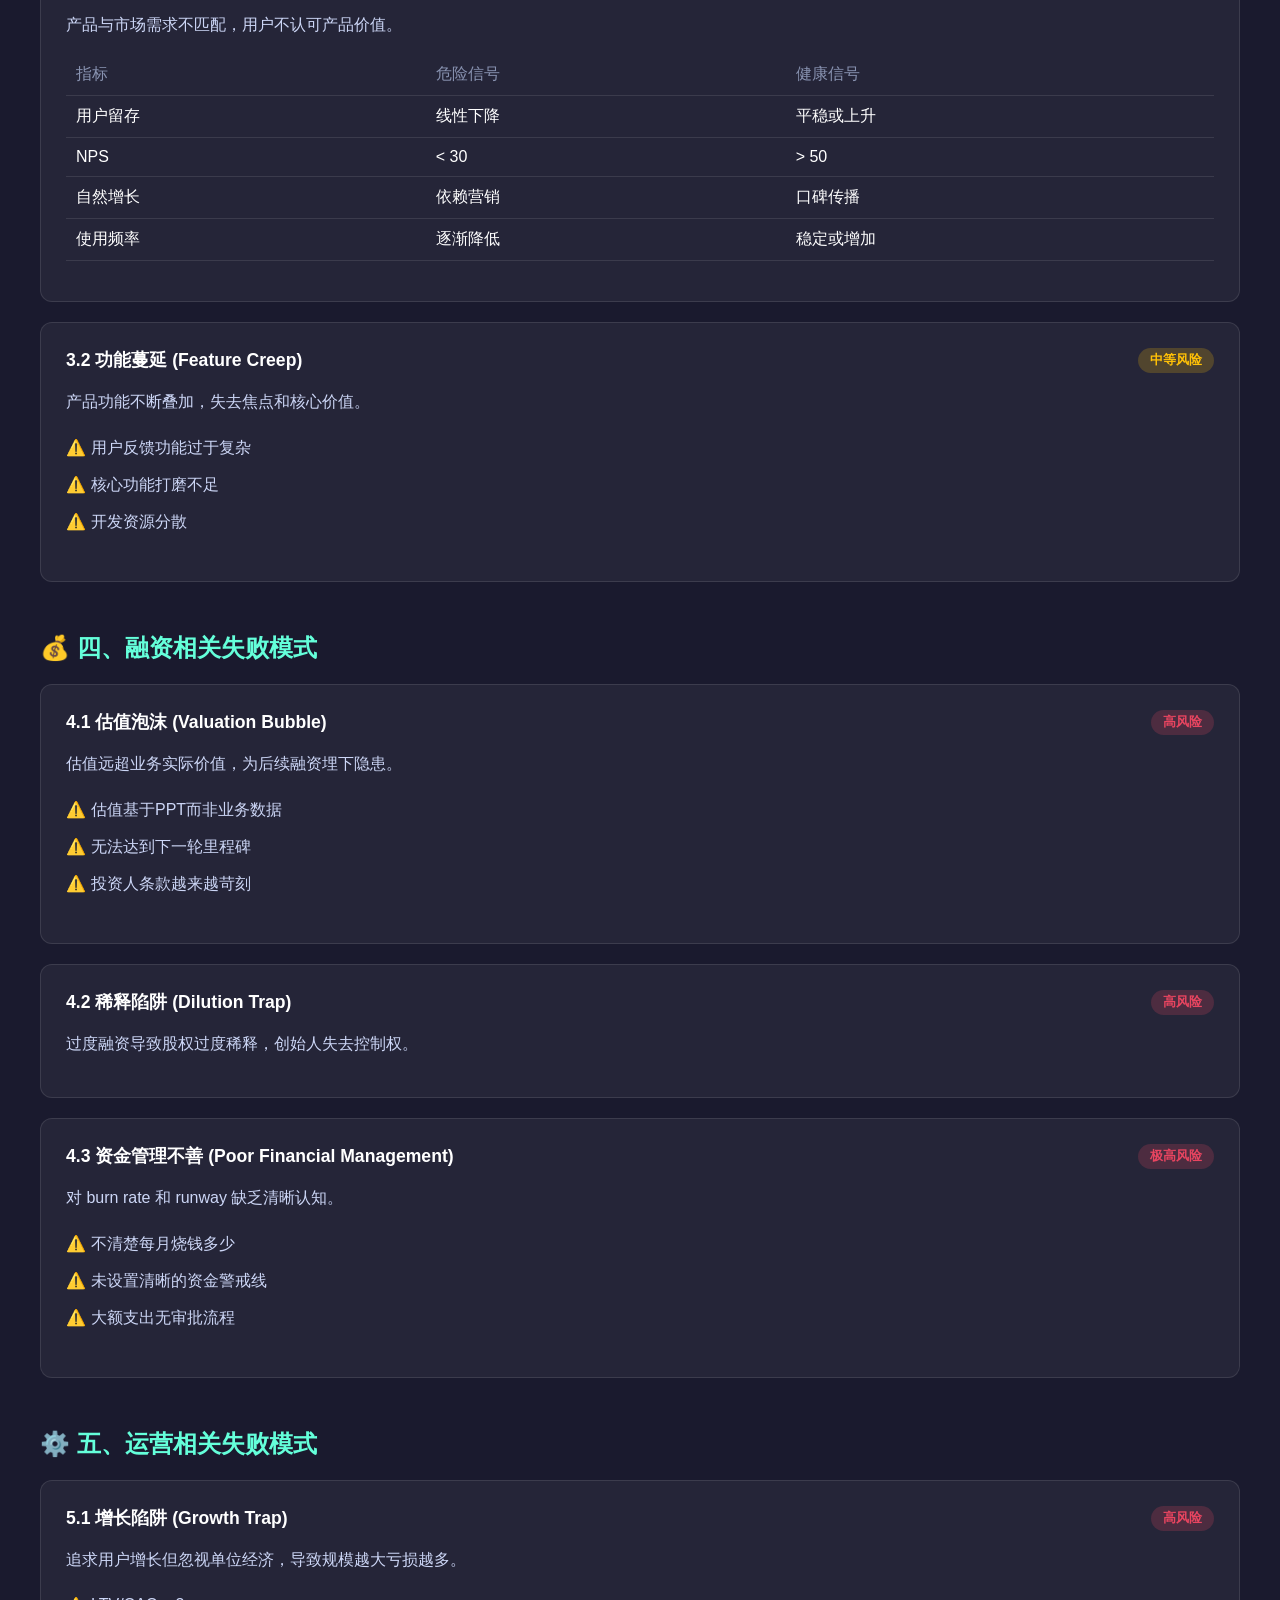
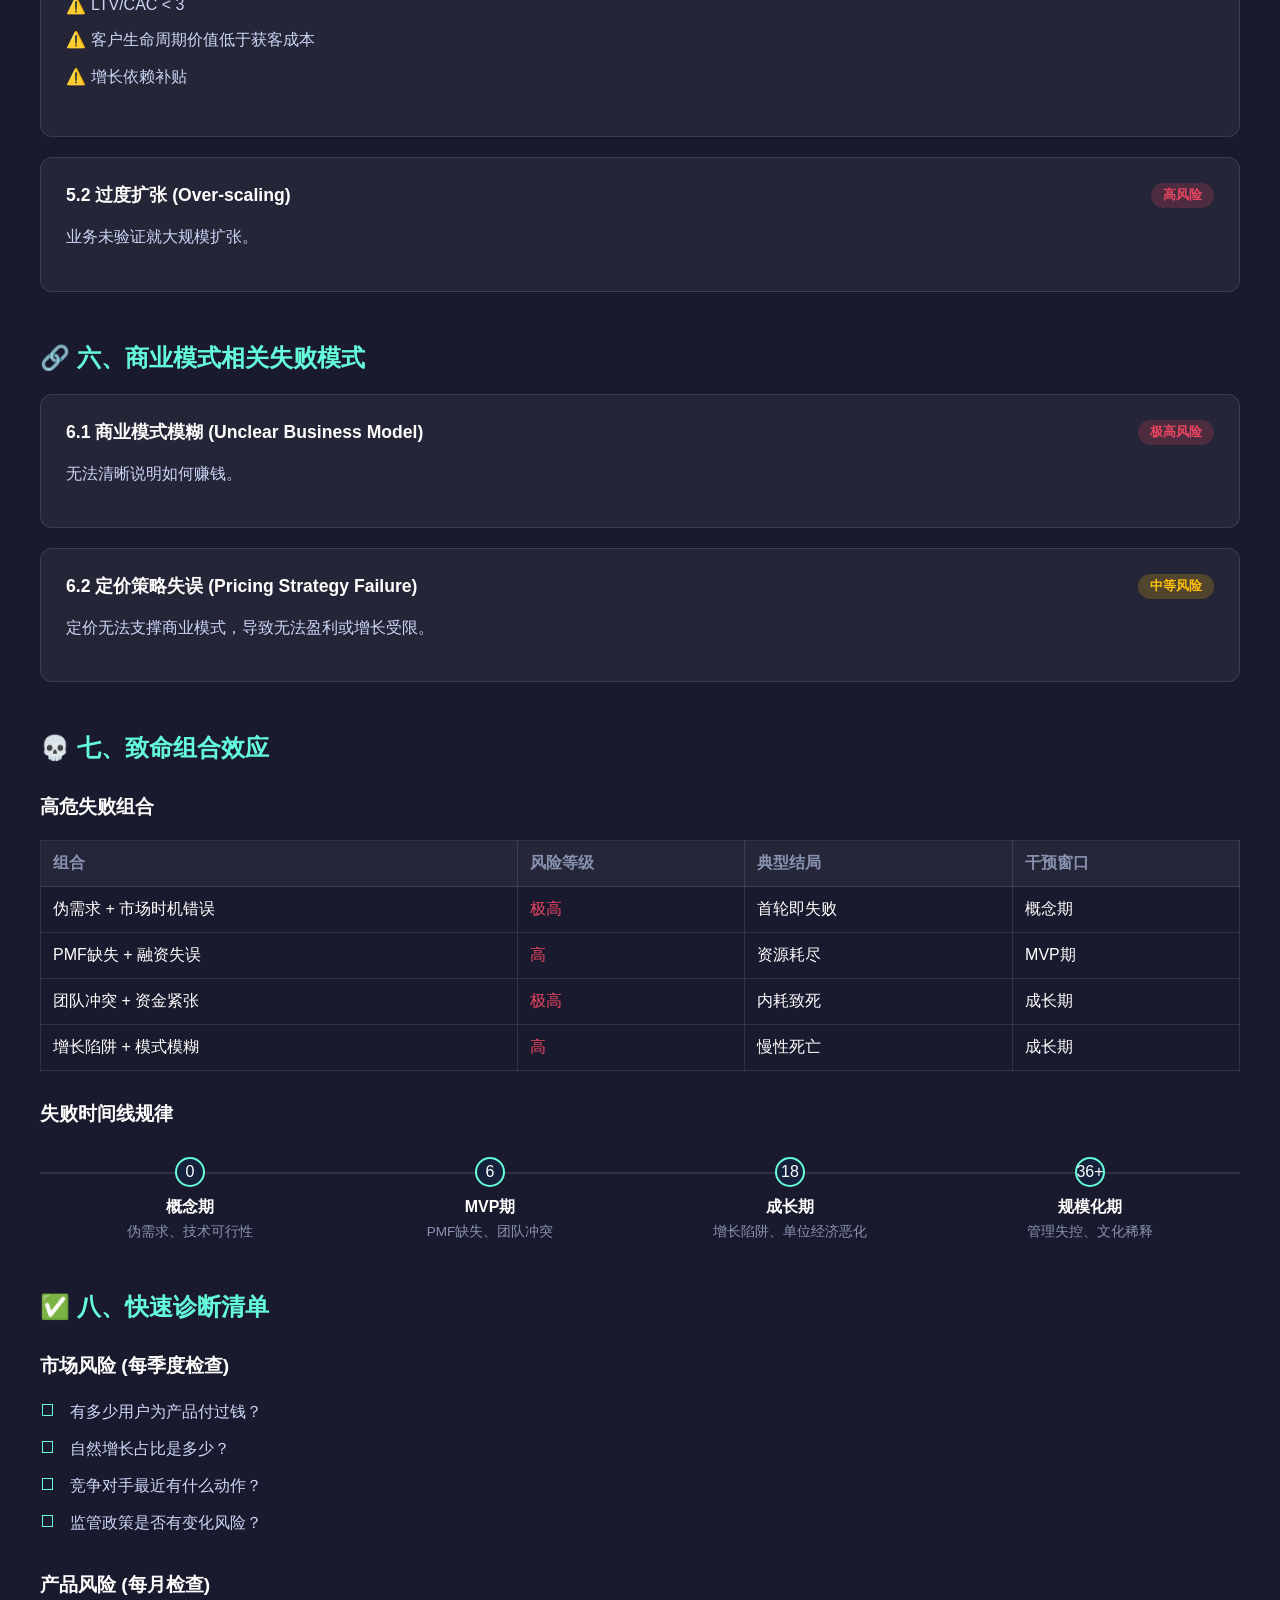
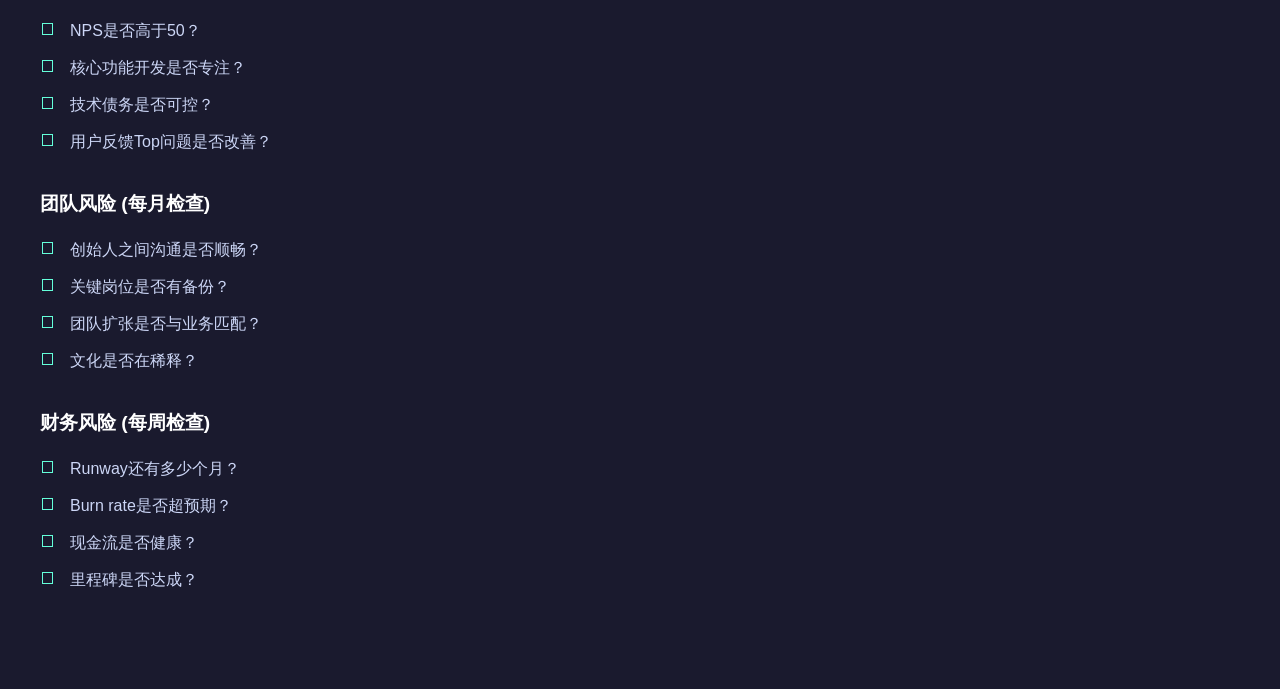
<file: failure-matrix.html>
<!DOCTYPE html>
<html lang="zh-CN">
<head>
    <meta charset="UTF-8">
    <meta name="viewport" content="width=device-width, initial-scale=1.0">
    <title>失败矩阵 - Startup-Advisor</title>
    <style>
        * { margin: 0; padding: 0; box-sizing: border-box; }
        body { font-family: -apple-system, BlinkMacSystemFont, 'Segoe UI', Roboto, sans-serif; background: #1a1a2e; color: #fff; min-height: 100vh; padding: 40px 20px; }
        .container { max-width: 1200px; margin: 0 auto; }
        .nav { display: flex; gap: 20px; margin-bottom: 40px; border-bottom: 1px solid rgba(255,255,255,0.1); padding-bottom: 20px; }
        .nav a { color: #8892b0; text-decoration: none; padding: 10px 20px; border-radius: 8px; transition: all 0.3s; }
        .nav a:hover, .nav a.active { color: #fff; background: rgba(100,255,218,0.1); }
        .nav a.active { border-bottom: 2px solid #64ffda; }
        h1 { font-size: 2rem; margin-bottom: 10px; background: linear-gradient(90deg, #e94560, #ff6b6b); -webkit-background-clip: text; -webkit-text-fill-color: transparent; }
        .subtitle { color: #8892b0; margin-bottom: 40px; }
        
        .risk-level { display: inline-block; padding: 4px 12px; border-radius: 20px; font-size: 0.8rem; font-weight: 600; }
        .risk-high { background: rgba(233, 69, 96, 0.2); color: #e94560; }
        .risk-medium { background: rgba(255, 193, 7, 0.2); color: #ffc107; }
        .risk-low { background: rgba(100, 255, 218, 0.2); color: #64ffda; }
        
        .category { margin-bottom: 50px; }
        .category h2 { font-size: 1.5rem; margin-bottom: 20px; color: #64ffda; display: flex; align-items: center; gap: 10px; }
        .category h3 { font-size: 1.2rem; margin: 30px 0 15px; color: #fff; }
        
        .pattern-card { background: rgba(255,255,255,0.05); border-radius: 12px; padding: 25px; margin-bottom: 20px; border: 1px solid rgba(255,255,255,0.1); }
        .pattern-header { display: flex; justify-content: space-between; align-items: flex-start; margin-bottom: 15px; }
        .pattern-title { font-size: 1.1rem; font-weight: 700; }
        .pattern-desc { color: #ccd6f6; line-height: 1.7; margin-bottom: 15px; }
        .pattern-cases { background: rgba(233, 69, 96, 0.1); border-radius: 8px; padding: 12px; margin-top: 15px; }
        .pattern-cases strong { color: #e94560; }
        
        .indicator-table { width: 100%; border-collapse: collapse; margin: 15px 0; }
        .indicator-table th, .indicator-table td { padding: 10px; text-align: left; border-bottom: 1px solid rgba(255,255,255,0.1); }
        .indicator-table th { color: #8892b0; font-weight: 500; }
        .danger { color: #e94560; }
        .healthy { color: #64ffda; }
        
        .warning-list { list-style: none; margin: 15px 0; }
        .warning-list li { padding: 8px 0; padding-left: 25px; position: relative; color: #ccd6f6; }
        .warning-list li::before { content: "⚠️"; position: absolute; left: 0; }
        
        .checklist { list-style: none; }
        .checklist li { padding: 8px 0; padding-left: 30px; position: relative; color: #ccd6f6; }
        .checklist li::before { content: "☐"; position: absolute; left: 0; color: #64ffda; }
        
        .timeline { display: flex; justify-content: space-between; margin: 30px 0; position: relative; }
        .timeline::before { content: ""; position: absolute; top: 15px; left: 0; right: 0; height: 2px; background: rgba(255,255,255,0.1); }
        .timeline-item { text-align: center; position: relative; z-index: 1; flex: 1; }
        .timeline-dot { width: 30px; height: 30px; border-radius: 50%; background: #16213e; border: 2px solid #64ffda; margin: 0 auto 10px; display: flex; align-items: center; justify-content: center; }
        .timeline-label { font-size: 0.85rem; color: #8892b0; }
        .timeline-phase { font-weight: 600; color: #fff; margin-bottom: 5px; }
        
        .combo-table { width: 100%; border-collapse: collapse; margin: 20px 0; }
        .combo-table th, .combo-table td { padding: 12px; text-align: left; border: 1px solid rgba(255,255,255,0.1); }
        .combo-table th { background: rgba(255,255,255,0.05); color: #8892b0; }
        .combo-table tr:hover { background: rgba(255,255,255,0.02); }
        
        @media (max-width: 768px) {
            .timeline { flex-direction: column; gap: 20px; }
            .timeline::before { display: none; }
        }
    </style>
</head>
<body>
    <div class="container">
        <nav class="nav">
            <a href="index.html">📊 案例数据库</a>
            <a href="failure-matrix.html" class="active">🔴 失败矩阵</a>
            <a href="decision-tree.html">🌲 决策树</a>
            <a href="risk-assessment.html">⚡ 风险评估</a>
        </nav>
        
        <h1>失败矩阵</h1>
        <p class="subtitle">系统性分析 200+ 创业失败案例，提取可复用的反模式教训</p>
        
        <div class="category">
            <h2>📍 一、市场相关失败模式</h2>
            
            <div class="pattern-card">
                <div class="pattern-header">
                    <div class="pattern-title">1.1 伪需求 (False Demand)</div>
                    <span class="risk-level risk-high">极�风险</span>
                </div>
                <p class="pattern-desc">产品解决的问题不是真实存在的市场需求，或需求强度不足以支撑商业化。</p>
                
                <table class="indicator-table">
                    <tr><th>指标</th><th class="danger">危险值</th><th class="healthy">健康值</th></tr>
                    <tr><td>用户留存率</td><td class="danger">&lt; 20%</td><td class="healthy">&gt; 40%</td></tr>
                    <tr><td>自然增长占比</td><td class="danger">&lt; 10%</td><td class="healthy">&gt; 30%</td></tr>
                    <tr><td>客户推荐率</td><td class="danger">&lt; 10%</td><td class="healthy">&gt; 30%</td></tr>
                    <tr><td>付费转化率</td><td class="danger">&lt; 2%</td><td class="healthy">&gt; 5%</td></tr>
                </table>
                
                <ul class="warning-list">
                    <li>用户访谈中"这个想法很棒"但无人付费</li>
                    <li>产品发布后增长全靠营销推动</li>
                    <li>客户说"我会推荐给朋友"但实际未发生</li>
                </ul>
                
                <div class="pattern-cases">
                    <strong>典型案例:</strong> Juicero (2017) - $118M融资，产品可用手替代 | Pebble - 智能手表需求存疑
                </div>
            </div>
            
            <div class="pattern-card">
                <div class="pattern-header">
                    <div class="pattern-title">1.2 市场时机错误 (Wrong Timing)</div>
                    <span class="risk-level risk-high">极高风险</span>
                </div>
                <p class="pattern-desc">进入市场时机不当——太早需要教育市场，太晚已丧失先发优势。</p>
                
                <table class="indicator-table">
                    <tr><th>类型</th><th>特征</th><th>后果</th></tr>
                    <tr><td>进入太早</td><td>基础设施不成熟</td><td class="danger">教育成本过高</td></tr>
                    <tr><td>进入太晚</td><td>市场已被占位</td><td class="danger">获客成本高</td></tr>
                    <tr><td>窗口关闭</td><td>政策/技术/资本环境剧变</td><td class="danger">模式根基动摇</td></tr>
                </table>
                
                <p style="color:#ccd6f6;margin:15px 0;">时机判断公式:</p>
                <code style="background:#16213e;padding:10px;border-radius:8px;display:block;">市场成熟度 = (技术就绪 × 用户认知 × 支付意愿) / 教育成本</code>
                <p style="margin-top:10px;"><span class="healthy">指数 &gt; 0.7</span> → 进入时机 | <span class="risk-medium">0.4-0.7</span> → 谨慎进入 | <span class="danger">指数 &lt; 0.4</span> → 等待</p>
            </div>
            
            <div class="pattern-card">
                <div class="pattern-header">
                    <div class="pattern-title">1.3 市场规模误判 (TAM Misjudgment)</div>
                    <span class="risk-level risk-high">高风险</span>
                </div>
                <p class="pattern-desc">目标市场比预期小得多，导致单位经济无法支撑商业模式。</p>
                
                <table class="indicator-table">
                    <tr><th>概念</th><th>定义</th></tr>
                    <tr><td>TAM</td><td>理论最大市场</td></tr>
                    <tr><td>SAM</td><td>可服务市场</td></tr>
                    <tr><td>SOM</td><td>可获得市场</td></tr>
                </table>
                
                <ul class="warning-list">
                    <li>估值基于TAM而非SAM</li>
                    <li>无法回答"你的前100个客户在哪里"</li>
                    <li>定价策略与市场接受度脱节</li>
                </ul>
            </div>
            
            <div class="pattern-card">
                <div class="pattern-header">
                    <div class="pattern-title">1.4 竞争认知偏差 (Competitive Blindness)</div>
                    <span class="risk-level risk-medium">中等风险</span>
                </div>
                <p class="pattern-desc">低估或误判竞争对手，导致策略失误。</p>
                
                <table class="indicator-table">
                    <tr><th>类型</th><th>表现</th></tr>
                    <tr><td>视��不见</td><td>"我们没有竞争对手"</td></tr>
                    <tr><td>过度恐惧</td><td>"X公司做了我们就完了"</td></tr>
                    <tr><td>定位错位</td><td>与巨头正面竞争</td></tr>
                </table>
            </div>
        </div>
        
        <div class="category">
            <h2>👥 二、团队相关失败模式</h2>
            
            <div class="pattern-card">
                <div class="pattern-header">
                    <div class="pattern-title">2.1 创始人冲突 (Founder Conflict)</div>
                    <span class="risk-level risk-high">极高风险</span>
                </div>
                <p class="pattern-desc">创始人之间在愿景、执行方式或利益分配上产生不可调和的分歧。</p>
                
                <ul class="warning-list">
                    <li>关键决策反复无常，缺乏共识</li>
                    <li>私下讨论多于正式沟通</li>
                    <li>股权/利益分配存在隐患</li>
                    <li>核心成员陆续离开</li>
                </ul>
            </div>
            
            <div class="pattern-card">
                <div class="pattern-header">
                    <div class="pattern-title">2.2 关键人才流失 (Key Person Risk)</div>
                    <span class="risk-level risk-high">高风险</span>
                </div>
                <p class="pattern-desc">过度依赖单一关键技术或业务负责人。</p>
                
                <ul class="warning-list">
                    <li>关键技术只有一人掌握</li>
                    <li>核心员工无备份计划</li>
                    <li>员工离职后项目停滞</li>
                </ul>
            </div>
            
            <div class="pattern-card">
                <div class="pattern-header">
                    <div class="pattern-title">2.3 经验不足 (Inexperience)</div>
                    <span class="risk-level risk-medium">中等风险</span>
                </div>
                <p class="pattern-desc">创始团队缺乏行业经验或关键技能。</p>
                
                <ul class="warning-list">
                    <li>低估行业复杂性</li>
                    <li>关键决策频繁试错</li>
                    <li>行业资源积累不足</li>
                </ul>
            </div>
        </div>
        
        <div class="category">
            <h2>🛠️ 三、产品相关失败模式</h2>
            
            <div class="pattern-card">
                <div class="pattern-header">
                    <div class="pattern-title">3.1 PMF缺失 (No Product-Market Fit)</div>
                    <span class="risk-level risk-high">极高风险</span>
                </div>
                <p class="pattern-desc">产品与市场需求不匹配，用户不认可产品价值。</p>
                
                <table class="indicator-table">
                    <tr><th>指标</th><th class="danger">危险信号</th><th class="healthy">健康信号</th></tr>
                    <tr><td>用户留存</td><td>线性下降</td><td>平稳或上升</td></tr>
                    <tr><td>NPS</td><td>&lt; 30</td><td>&gt; 50</td></tr>
                    <tr><td>自然增长</td><td>依赖营销</td><td>口碑传播</td></tr>
                    <tr><td>使用频率</td><td>逐渐降低</td><td>稳定或增加</td></tr>
                </table>
            </div>
            
            <div class="pattern-card">
                <div class="pattern-header">
                    <div class="pattern-title">3.2 功能蔓延 (Feature Creep)</div>
                    <span class="risk-level risk-medium">中等风险</span>
                </div>
                <p class="pattern-desc">产品功能不断叠加，失去焦点和核心价值。</p>
                
                <ul class="warning-list">
                    <li>用户反馈功能过于复杂</li>
                    <li>核心功能打磨不足</li>
                    <li>开发资源分散</li>
                </ul>
            </div>
        </div>
        
        <div class="category">
            <h2>💰 四、融资相关失败模式</h2>
            
            <div class="pattern-card">
                <div class="pattern-header">
                    <div class="pattern-title">4.1 估值泡沫 (Valuation Bubble)</div>
                    <span class="risk-level risk-high">高风险</span>
                </div>
                <p class="pattern-desc">估值远超业务实际价值，为后续融资埋下隐患。</p>
                
                <ul class="warning-list">
                    <li>估值基于PPT而非业务数据</li>
                    <li>无法达到下一轮里程碑</li>
                    <li>投资人条款越来越苛刻</li>
                </ul>
            </div>
            
            <div class="pattern-card">
                <div class="pattern-header">
                    <div class="pattern-title">4.2 稀释陷阱 (Dilution Trap)</div>
                    <span class="risk-level risk-high">高风险</span>
                </div>
                <p class="pattern-desc">过度融资导致股权过度稀释，创始人失去控制权。</p>
            </div>
            
            <div class="pattern-card">
                <div class="pattern-header">
                    <div class="pattern-title">4.3 资金管理不善 (Poor Financial Management)</div>
                    <span class="risk-level risk-high">极高风险</span>
                </div>
                <p class="pattern-desc">对 burn rate 和 runway 缺乏清晰认知。</p>
                
                <ul class="warning-list">
                    <li>不清楚每月烧钱多少</li>
                    <li>未设置清晰的资金警戒线</li>
                    <li>大额支出无审批流程</li>
                </ul>
            </div>
        </div>
        
        <div class="category">
            <h2>⚙️ 五、运营相关失败模式</h2>
            
            <div class="pattern-card">
                <div class="pattern-header">
                    <div class="pattern-title">5.1 增长陷阱 (Growth Trap)</div>
                    <span class="risk-level risk-high">高风险</span>
                </div>
                <p class="pattern-desc">追求用户增长但忽视单位经济，导致规模越大亏损越多。</p>
                
                <ul class="warning-list">
                    <li>LTV/CAC &lt; 3</li>
                    <li>客户生命周期价值低于获客成本</li>
                    <li>增长依赖补贴</li>
                </ul>
            </div>
            
            <div class="pattern-card">
                <div class="pattern-header">
                    <div class="pattern-title">5.2 过度扩张 (Over-scaling)</div>
                    <span class="risk-level risk-high">高风险</span>
                </div>
                <p class="pattern-desc">业务未验证就大规模扩张。</p>
            </div>
        </div>
        
        <div class="category">
            <h2>🔗 六、商业模式相关失败模式</h2>
            
            <div class="pattern-card">
                <div class="pattern-header">
                    <div class="pattern-title">6.1 商业模式模糊 (Unclear Business Model)</div>
                    <span class="risk-level risk-high">极高风险</span>
                </div>
                <p class="pattern-desc">无法清晰说明如何赚钱。</p>
            </div>
            
            <div class="pattern-card">
                <div class="pattern-header">
                    <div class="pattern-title">6.2 定价策略失误 (Pricing Strategy Failure)</div>
                    <span class="risk-level risk-medium">中等风险</span>
                </div>
                <p class="pattern-desc">定价无法支撑商业模式，导致无法盈利或增长受限。</p>
            </div>
        </div>
        
        <div class="category">
            <h2>💀 七、致命组合效应</h2>
            
            <h3>高危失败组合</h3>
            <table class="combo-table">
                <tr><th>组合</th><th>风险等级</th><th>典型结局</th><th>干预窗口</th></tr>
                <tr><td>伪需求 + 市场时机错误</td><td class="danger">极高</td><td>首轮即失败</td><td>概念期</td></tr>
                <tr><td>PMF缺失 + 融资失误</td><td class="danger">高</td><td>资源耗尽</td><td>MVP期</td></tr>
                <tr><td>团队冲突 + 资金紧张</td><td class="danger">极高</td><td>内耗致死</td><td>成长期</td></tr>
                <tr><td>增长陷阱 + 模式模糊</td><td class="danger">高</td><td>慢性死亡</td><td>成长期</td></tr>
            </table>
            
            <h3>失败时间线规律</h3>
            <div class="timeline">
                <div class="timeline-item">
                    <div class="timeline-dot">0</div>
                    <div class="timeline-phase">概念期</div>
                    <div class="timeline-label">伪需求、技术可行性</div>
                </div>
                <div class="timeline-item">
                    <div class="timeline-dot">6</div>
                    <div class="timeline-phase">MVP期</div>
                    <div class="timeline-label">PMF缺失、团队冲突</div>
                </div>
                <div class="timeline-item">
                    <div class="timeline-dot">18</div>
                    <div class="timeline-phase">成长期</div>
                    <div class="timeline-label">增长陷阱、单位经济恶化</div>
                </div>
                <div class="timeline-item">
                    <div class="timeline-dot">36+</div>
                    <div class="timeline-phase">规模化期</div>
                    <div class="timeline-label">管理失控、文化稀释</div>
                </div>
            </div>
        </div>
        
        <div class="category">
            <h2>✅ 八、快速诊断清单</h2>
            
            <h3>市场风险 (每季度检查)</h3>
            <ul class="checklist">
                <li>有多少用户为产品付过钱？</li>
                <li>自然增长占比是多少？</li>
                <li>竞争对手最近有什么动作？</li>
                <li>监管政策是否有变化风险？</li>
            </ul>
            
            <h3>产品风险 (每月检查)</h3>
            <ul class="checklist">
                <li>NPS是否高于50？</li>
                <li>核心功能开发是否专注？</li>
                <li>技术债务是否可控？</li>
                <li>用户反馈Top问题是否改善？</li>
            </ul>
            
            <h3>团队风险 (每月检查)</h3>
            <ul class="checklist">
                <li>创始人之间沟通是否顺畅？</li>
                <li>关键岗位是否有备份？</li>
                <li>团队扩张是否与业务匹配？</li>
                <li>文化是否在稀释？</li>
            </ul>
            
            <h3>财务风险 (每周检查)</h3>
            <ul class="checklist">
                <li>Runway还有多少个月？</li>
                <li>Burn rate是否超预期？</li>
                <li>现金流是否健康？</li>
                <li>里程碑是否达成？</li>
            </ul>
        </div>
    </div>
</body>
</html>
</file>
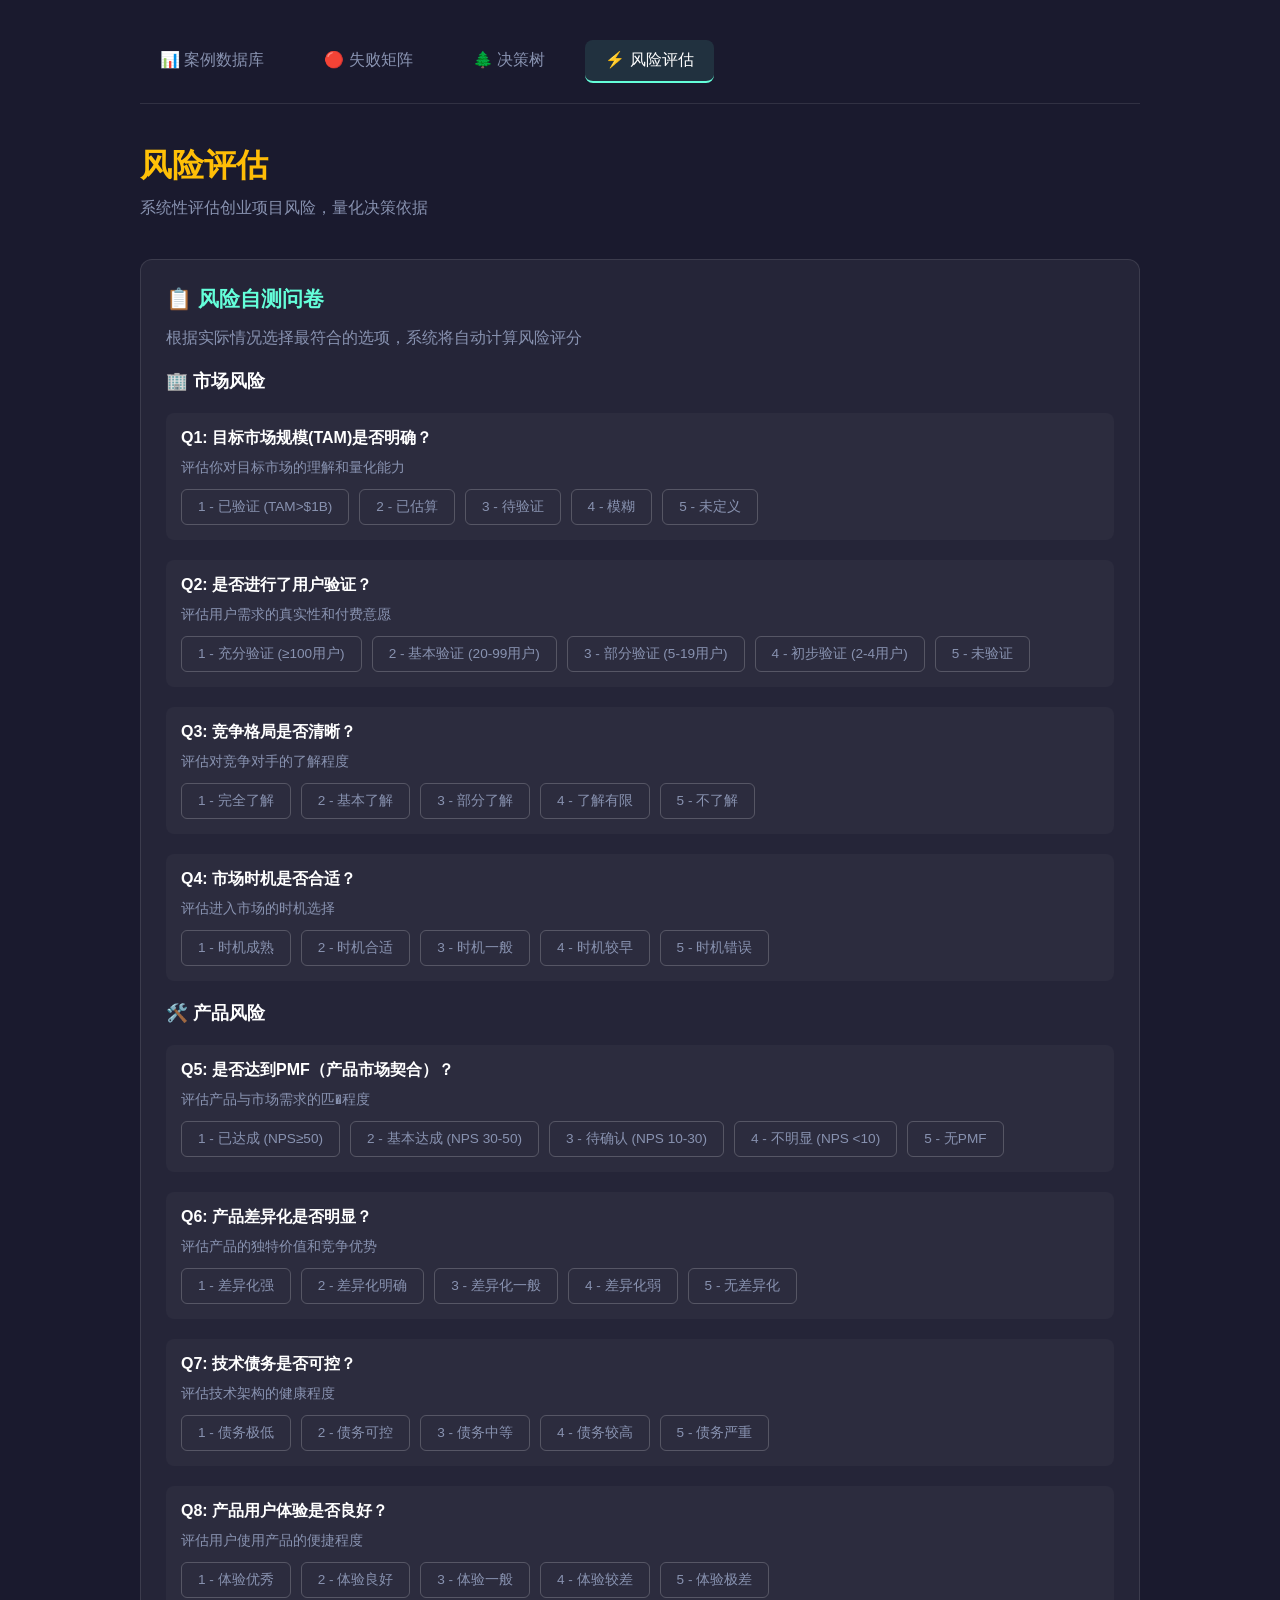
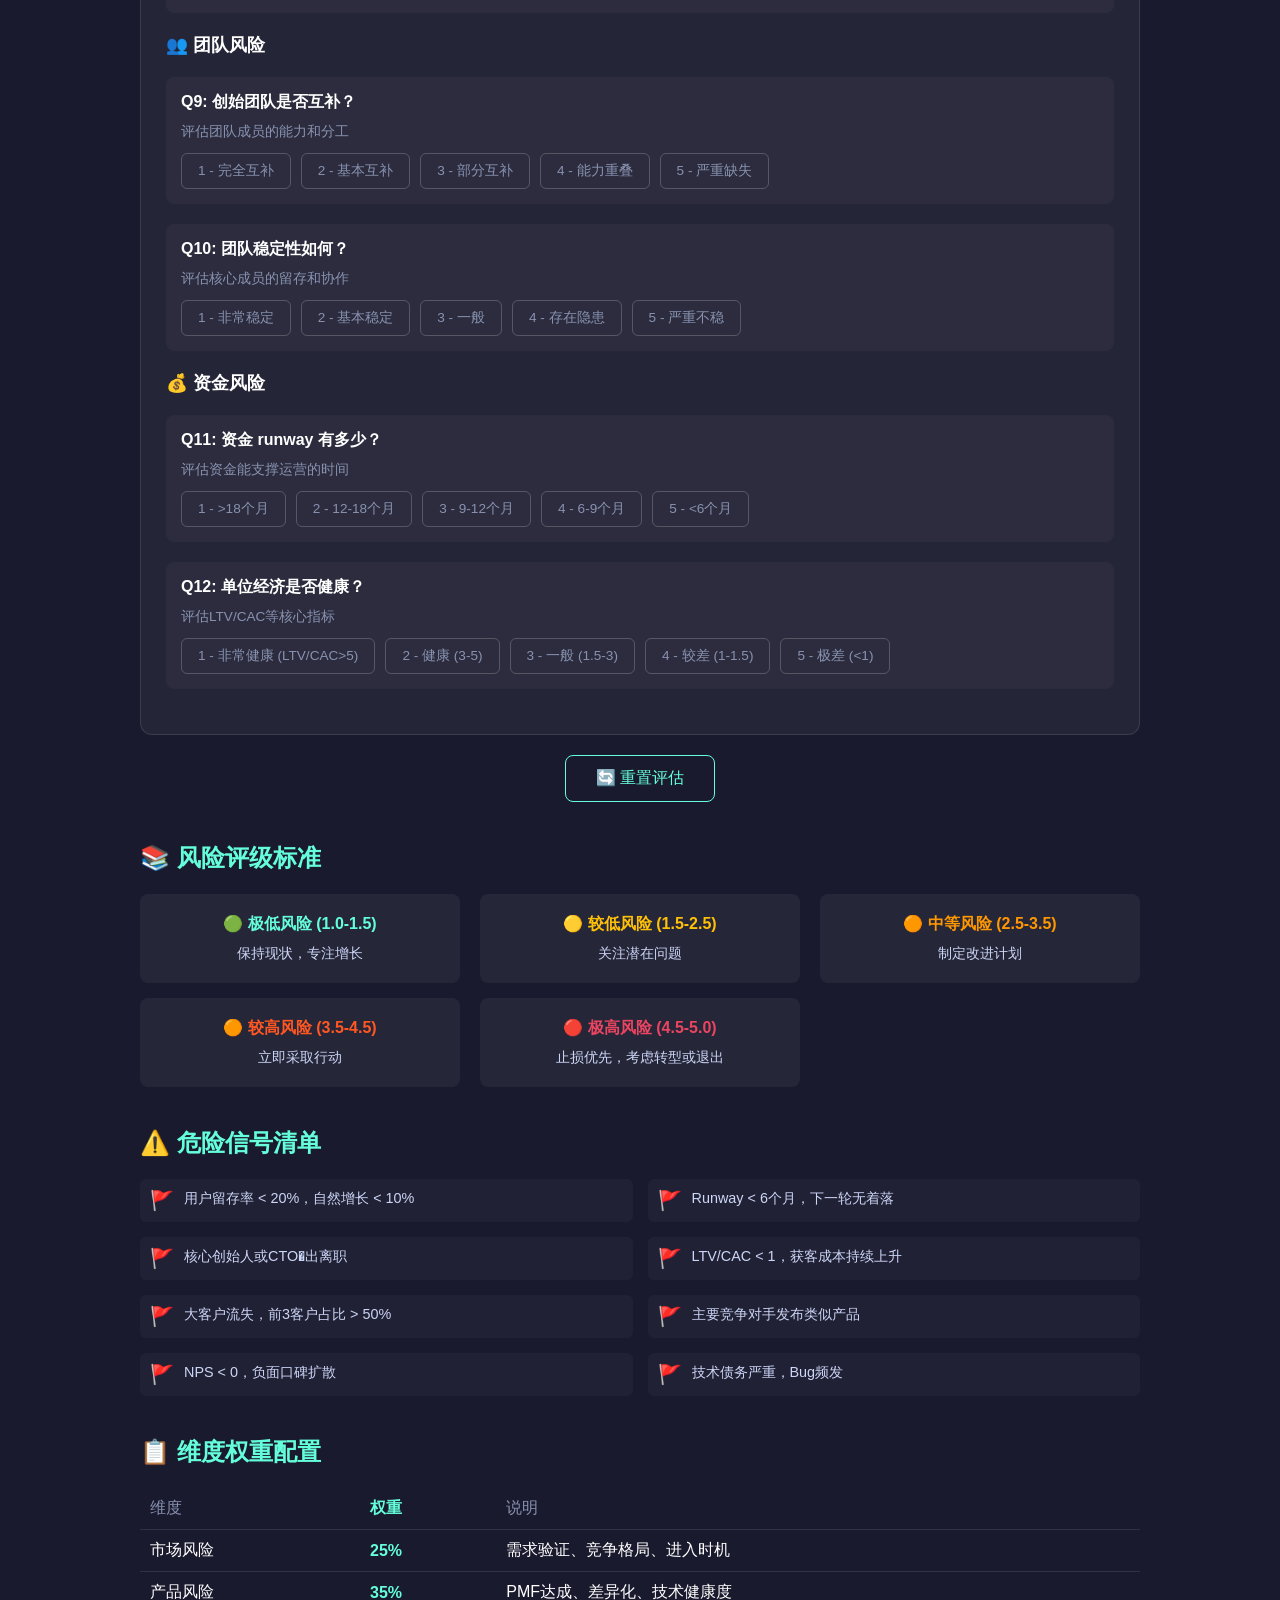
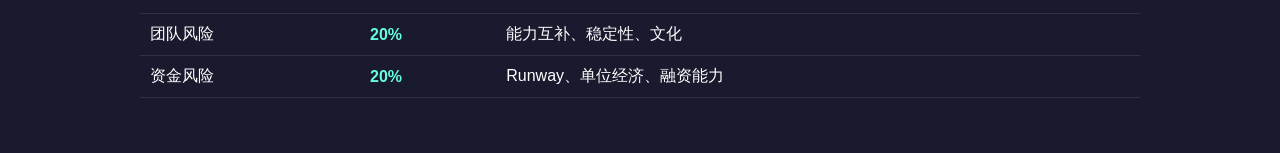
<file: risk-assessment.html>
<!DOCTYPE html>
<html lang="zh-CN">
<head>
    <meta charset="UTF-8">
    <meta name="viewport" content="width=device-width, initial-scale=1.0">
    <title>风险评估 - Startup-Advisor</title>
    <style>
        * { margin: 0; padding: 0; box-sizing: border-box; }
        body { font-family: -apple-system, BlinkMacSystemFont, 'Segoe UI', Roboto, sans-serif; background: #1a1a2e; color: #fff; min-height: 100vh; padding: 40px 20px; }
        .container { max-width: 1000px; margin: 0 auto; }
        .nav { display: flex; gap: 20px; margin-bottom: 40px; border-bottom: 1px solid rgba(255,255,255,0.1); padding-bottom: 20px; }
        .nav a { color: #8892b0; text-decoration: none; padding: 10px 20px; border-radius: 8px; transition: all 0.3s; }
        .nav a:hover, .nav a.active { color: #fff; background: rgba(100,255,218,0.1); }
        .nav a.active { border-bottom: 2px solid #64ffda; }
        h1 { font-size: 2rem; margin-bottom: 10px; background: linear-gradient(90deg, #ffc107, #ff9800); -webkit-background-clip: text; -webkit-text-fill-color: transparent; }
        .subtitle { color: #8892b0; margin-bottom: 40px; }
        
        .card { background: rgba(255,255,255,0.05); border-radius: 12px; padding: 25px; margin-bottom: 20px; border: 1px solid rgba(255,255,255,0.1); }
        .card h2 { font-size: 1.3rem; margin-bottom: 15px; color: #64ffda; }
        .card h3 { font-size: 1.1rem; margin: 20px 0 10px; color: #fff; }
        
        .question { margin: 20px 0; padding: 15px; background: rgba(255,255,255,0.03); border-radius: 8px; }
        .question-label { font-weight: 600; margin-bottom: 10px; color: #fff; }
        .question-desc { font-size: 0.85rem; color: #8892b0; margin-bottom: 12px; }
        
        .scale { display: flex; gap: 10px; flex-wrap: wrap; }
        .scale-btn { padding: 8px 16px; border: 1px solid rgba(255,255,255,0.2); border-radius: 6px; background: transparent; color: #8892b0; cursor: pointer; transition: all 0.2s; font-size: 0.85rem; }
        .scale-btn:hover { border-color: #64ffda; color: #fff; }
        .scale-btn.selected { background: #64ffda; color: #1a1a2e; border-color: #64ffda; font-weight: 600; }
        
        .result-card { background: linear-gradient(135deg, rgba(100,255,218,0.1), rgba(52,152,219,0.1)); border: 2px solid #64ffda; }
        .result-card h2 { color: #fff; font-size: 1.5rem; }
        .risk-score { font-size: 4rem; font-weight: 700; text-align: center; margin: 20px 0; }
        .risk-low { color: #64ffda; }
        .risk-medium { color: #ffc107; }
        .risk-high { color: #e94560; }
        .risk-level { text-align: center; font-size: 1.2rem; padding: 10px 20px; border-radius: 8px; display: inline-block; margin: 10px auto; }
        .level-low { background: rgba(100,255,218,0.2); color: #64ffda; }
        .level-medium { background: rgba(255,193,7,0.2); color: #ffc107; }
        .level-high { background: rgba(233,69,96,0.2); color: #e94560; }
        
        .dimensions { display: grid; grid-template-columns: repeat(3, 1fr); gap: 15px; margin: 20px 0; }
        .dim-item { background: rgba(255,255,255,0.05); padding: 15px; border-radius: 8px; text-align: center; }
        .dim-name { font-size: 0.85rem; color: #8892b0; margin-bottom: 5px; }
        .dim-score { font-size: 1.5rem; font-weight: 700; }
        .dim-bar { height: 4px; background: rgba(255,255,255,0.1); border-radius: 2px; margin-top: 8px; }
        .dim-fill { height: 100%; border-radius: 2px; }
        .fill-low { background: #64ffda; }
        .fill-medium { background: #ffc107; }
        .fill-high { background: #e94560; }
        
        .recommendation { background: rgba(255,255,255,0.03); padding: 15px; border-radius: 8px; margin-top: 15px; }
        .recommendation h4 { color: #64ffda; margin-bottom: 10px; }
        .recommendation ul { margin-left: 20px; color: #ccd6f6; }
        .recommendation li { margin: 5px 0; }
        
        .reset-btn { display: block; margin: 20px auto; padding: 12px 30px; background: transparent; border: 1px solid #64ffda; color: #64ffda; border-radius: 8px; cursor: pointer; font-size: 1rem; transition: all 0.3s; }
        .reset-btn:hover { background: #64ffda; color: #1a1a2e; }
        
        .guide { margin-top: 40px; }
        .guide h2 { color: #64ffda; margin-bottom: 20px; }
        .guide-grid { display: grid; grid-template-columns: repeat(3, 1fr); gap: 20px; }
        .guide-card { background: rgba(255,255,255,0.05); border-radius: 8px; padding: 20px; text-align: center; }
        .guide-card h4 { margin-bottom: 10px; }
        .guide-card p { font-size: 0.85rem; color: #ccd6f6; }
        
        table { width: 100%; border-collapse: collapse; margin: 15px 0; }
        th, td { padding: 10px; text-align: left; border-bottom: 1px solid rgba(255,255,255,0.1); }
        th { color: #8892b0; font-weight: 500; }
        .weight { color: #64ffda; font-weight: 600; }
        
        .warning-signs { display: grid; grid-template-columns: repeat(2, 1fr); gap: 15px; margin-top: 20px; }
        .sign-item { display: flex; align-items: flex-start; gap: 10px; padding: 10px; background: rgba(255,255,255,0.03); border-radius: 6px; }
        .sign-icon { font-size: 1.2rem; }
        .sign-text { font-size: 0.9rem; color: #ccd6f6; }
        
        @media (max-width: 768px) {
            .dimensions { grid-template-columns: repeat(2, 1fr); }
            .guide-grid { grid-template-columns: 1fr; }
            .warning-signs { grid-template-columns: 1fr; }
        }
    </style>
</head>
<body>
    <div class="container">
        <nav class="nav">
            <a href="index.html">📊 案例数据库</a>
            <a href="failure-matrix.html">🔴 失败矩阵</a>
            <a href="decision-tree.html">🌲 决策树</a>
            <a href="risk-assessment.html" class="active">⚡ 风险评估</a>
        </nav>
        
        <h1>风险评估</h1>
        <p class="subtitle">系统性评估创业项目风险，量化决策依据</p>
        
        <div class="card" id="assessmentForm">
            <h2>📋 风险自测问卷</h2>
            <p style="color:#8892b0;margin-bottom:20px;">根据实际情况选择最符合的选项，系统将自动计算风险评分</p>
            
            <h3>🏢 市场风险</h3>
            
            <div class="question" data-dim="market">
                <div class="question-label">Q1: 目标市场规模(TAM)是否明确？</div>
                <div class="question-desc">评估你对目标市场的理解和量化能力</div>
                <div class="scale">
                    <button class="scale-btn" data-q="q1" data-val="1">1 - 已验证 (TAM>$1B)</button>
                    <button class="scale-btn" data-q="q1" data-val="2">2 - 已估算</button>
                    <button class="scale-btn" data-q="q1" data-val="3">3 - 待验证</button>
                    <button class="scale-btn" data-q="q1" data-val="4">4 - 模糊</button>
                    <button class="scale-btn" data-q="q1" data-val="5">5 - 未定义</button>
                </div>
            </div>
            
            <div class="question" data-dim="market">
                <div class="question-label">Q2: 是否进行了用户验证？</div>
                <div class="question-desc">评估用户需求的真实性和付费意愿</div>
                <div class="scale">
                    <button class="scale-btn" data-q="q2" data-val="1">1 - 充分验证 (≥100用户)</button>
                    <button class="scale-btn" data-q="q2" data-val="2">2 - 基本验证 (20-99用户)</button>
                    <button class="scale-btn" data-q="q2" data-val="3">3 - 部分验证 (5-19用户)</button>
                    <button class="scale-btn" data-q="q2" data-val="4">4 - 初步验证 (2-4用户)</button>
                    <button class="scale-btn" data-q="q2" data-val="5">5 - 未验证</button>
                </div>
            </div>
            
            <div class="question" data-dim="market">
                <div class="question-label">Q3: 竞争格局是否清晰？</div>
                <div class="question-desc">评估对竞争对手的了解程度</div>
                <div class="scale">
                    <button class="scale-btn" data-q="q3" data-val="1">1 - 完全了解</button>
                    <button class="scale-btn" data-q="q3" data-val="2">2 - 基本了解</button>
                    <button class="scale-btn" data-q="q3" data-val="3">3 - 部分了解</button>
                    <button class="scale-btn" data-q="q3" data-val="4">4 - 了解有限</button>
                    <button class="scale-btn" data-q="q3" data-val="5">5 - 不了解</button>
                </div>
            </div>
            
            <div class="question" data-dim="market">
                <div class="question-label">Q4: 市场时机是否合适？</div>
                <div class="question-desc">评估进入市场的时机选择</div>
                <div class="scale">
                    <button class="scale-btn" data-q="q4" data-val="1">1 - 时机成熟</button>
                    <button class="scale-btn" data-q="q4" data-val="2">2 - 时机合适</button>
                    <button class="scale-btn" data-q="q4" data-val="3">3 - 时机一般</button>
                    <button class="scale-btn" data-q="q4" data-val="4">4 - 时机较早</button>
                    <button class="scale-btn" data-q="q4" data-val="5">5 - 时机错误</button>
                </div>
            </div>
            
            <h3>🛠️ 产品风险</h3>
            
            <div class="question" data-dim="product">
                <div class="question-label">Q5: 是否达到PMF（产品市场契合）？</div>
                <div class="question-desc">评估产品与市场需求的匹�程度</div>
                <div class="scale">
                    <button class="scale-btn" data-q="q5" data-val="1">1 - 已达成 (NPS≥50)</button>
                    <button class="scale-btn" data-q="q5" data-val="2">2 - 基本达成 (NPS 30-50)</button>
                    <button class="scale-btn" data-q="q5" data-val="3">3 - 待确认 (NPS 10-30)</button>
                    <button class="scale-btn" data-q="q5" data-val="4">4 - 不明显 (NPS &lt;10)</button>
                    <button class="scale-btn" data-q="q5" data-val="5">5 - 无PMF</button>
                </div>
            </div>
            
            <div class="question" data-dim="product">
                <div class="question-label">Q6: 产品差异化是否明显？</div>
                <div class="question-desc">评估产品的独特价值和竞争优势</div>
                <div class="scale">
                    <button class="scale-btn" data-q="q6" data-val="1">1 - 差异化强</button>
                    <button class="scale-btn" data-q="q6" data-val="2">2 - 差异化明确</button>
                    <button class="scale-btn" data-q="q6" data-val="3">3 - 差异化一般</button>
                    <button class="scale-btn" data-q="q6" data-val="4">4 - 差异化弱</button>
                    <button class="scale-btn" data-q="q6" data-val="5">5 - 无差异化</button>
                </div>
            </div>
            
            <div class="question" data-dim="product">
                <div class="question-label">Q7: 技术债务是否可控？</div>
                <div class="question-desc">评估技术架构的健康程度</div>
                <div class="scale">
                    <button class="scale-btn" data-q="q7" data-val="1">1 - 债务极低</button>
                    <button class="scale-btn" data-q="q7" data-val="2">2 - 债务可控</button>
                    <button class="scale-btn" data-q="q7" data-val="3">3 - 债务中等</button>
                    <button class="scale-btn" data-q="q7" data-val="4">4 - 债务较高</button>
                    <button class="scale-btn" data-q="q7" data-val="5">5 - 债务严重</button>
                </div>
            </div>
            
            <div class="question" data-dim="product">
                <div class="question-label">Q8: 产品用户体验是否良好？</div>
                <div class="question-desc">评估用户使用产品的便捷程度</div>
                <div class="scale">
                    <button class="scale-btn" data-q="q8" data-val="1">1 - 体验优秀</button>
                    <button class="scale-btn" data-q="q8" data-val="2">2 - 体验良好</button>
                    <button class="scale-btn" data-q="q8" data-val="3">3 - 体验一般</button>
                    <button class="scale-btn" data-q="q8" data-val="4">4 - 体验较差</button>
                    <button class="scale-btn" data-q="q8" data-val="5">5 - 体验极差</button>
                </div>
            </div>
            
            <h3>👥 团队风险</h3>
            
            <div class="question" data-dim="team">
                <div class="question-label">Q9: 创始团队是否互补？</div>
                <div class="question-desc">评估团队成员的能力和分工</div>
                <div class="scale">
                    <button class="scale-btn" data-q="q9" data-val="1">1 - 完全互补</button>
                    <button class="scale-btn" data-q="q9" data-val="2">2 - 基本互补</button>
                    <button class="scale-btn" data-q="q9" data-val="3">3 - 部分互补</button>
                    <button class="scale-btn" data-q="q9" data-val="4">4 - 能力重叠</button>
                    <button class="scale-btn" data-q="q9" data-val="5">5 - 严重缺失</button>
                </div>
            </div>
            
            <div class="question" data-dim="team">
                <div class="question-label">Q10: 团队稳定性如何？</div>
                <div class="question-desc">评估核心成员的留存和协作</div>
                <div class="scale">
                    <button class="scale-btn" data-q="q10" data-val="1">1 - 非常稳定</button>
                    <button class="scale-btn" data-q="q10" data-val="2">2 - 基本稳定</button>
                    <button class="scale-btn" data-q="q10" data-val="3">3 - 一般</button>
                    <button class="scale-btn" data-q="q10" data-val="4">4 - 存在隐患</button>
                    <button class="scale-btn" data-q="q10" data-val="5">5 - 严重不稳</button>
                </div>
            </div>
            
            <h3>💰 资金风险</h3>
            
            <div class="question" data-dim="finance">
                <div class="question-label">Q11: 资金 runway 有多少？</div>
                <div class="question-desc">评估资金能支撑运营的时间</div>
                <div class="scale">
                    <button class="scale-btn" data-q="q11" data-val="1">1 - &gt;18个月</button>
                    <button class="scale-btn" data-q="q11" data-val="2">2 - 12-18个月</button>
                    <button class="scale-btn" data-q="q11" data-val="3">3 - 9-12个月</button>
                    <button class="scale-btn" data-q="q11" data-val="4">4 - 6-9个月</button>
                    <button class="scale-btn" data-q="q11" data-val="5">5 - &lt;6个月</button>
                </div>
            </div>
            
            <div class="question" data-dim="finance">
                <div class="question-label">Q12: 单位经济是否健康？</div>
                <div class="question-desc">评估LTV/CAC等核心指标</div>
                <div class="scale">
                    <button class="scale-btn" data-q="q12" data-val="1">1 - 非常健康 (LTV/CAC&gt;5)</button>
                    <button class="scale-btn" data-q="q12" data-val="2">2 - 健康 (3-5)</button>
                    <button class="scale-btn" data-q="q12" data-val="3">3 - 一般 (1.5-3)</button>
                    <button class="scale-btn" data-q="q12" data-val="4">4 - 较差 (1-1.5)</button>
                    <button class="scale-btn" data-q="q12" data-val="5">5 - 极差 (&lt;1)</button>
                </div>
            </div>
        </div>
        
        <div class="card result-card" id="resultCard" style="display:none;">
            <h2>📊 风险评估结果</h2>
            <div class="risk-score" id="totalScore">-</div>
            <div style="text-align:center;">
                <span class="risk-level" id="riskLevel">-</span>
            </div>
            
            <h3 style="margin-top:30px;">📈 各维度风险分布</h3>
            <div class="dimensions" id="dimensionScores"></div>
            
            <div class="recommendation" id="recommendation">
                <h4>💡 建议行动</h4>
                <ul id="recommendations"></ul>
            </div>
        </div>
        
        <button class="reset-btn" onclick="resetAssessment()">🔄 重置评估</button>
        
        <div class="guide">
            <h2>📚 风险评级标准</h2>
            <div class="guide-grid">
                <div class="guide-card">
                    <h4 style="color:#64ffda;">🟢 极低风险 (1.0-1.5)</h4>
                    <p>保持现状，专注增长</p>
                </div>
                <div class="guide-card">
                    <h4 style="color:#ffc107;">🟡 较低风险 (1.5-2.5)</h4>
                    <p>关注潜在问题</p>
                </div>
                <div class="guide-card">
                    <h4 style="color:#ff9800;">🟠 中等风险 (2.5-3.5)</h4>
                    <p>制定改进计划</p>
                </div>
            </div>
            <div class="guide-grid" style="margin-top:15px;">
                <div class="guide-card">
                    <h4 style="color:#ff5722;">🟠 较高风险 (3.5-4.5)</h4>
                    <p>立即采取行动</p>
                </div>
                <div class="guide-card">
                    <h4 style="color:#e94560;">🔴 极高风险 (4.5-5.0)</h4>
                    <p>止损优先，考虑转型或退出</p>
                </div>
            </div>
            
            <h2 style="margin-top:40px;">⚠️ 危险信号清单</h2>
            <div class="warning-signs">
                <div class="sign-item"><span class="sign-icon">🚩</span><span class="sign-text">用户留存率 &lt; 20%，自然增长 &lt; 10%</span></div>
                <div class="sign-item"><span class="sign-icon">🚩</span><span class="sign-text">Runway &lt; 6个月，下一轮无着落</span></div>
                <div class="sign-item"><span class="sign-icon">🚩</span><span class="sign-text">核心创始人或CTO�出离职</span></div>
                <div class="sign-item"><span class="sign-icon">🚩</span><span class="sign-text">LTV/CAC &lt; 1，获客成本持续上升</span></div>
                <div class="sign-item"><span class="sign-icon">🚩</span><span class="sign-text">大客户流失，前3客户占比 &gt; 50%</span></div>
                <div class="sign-item"><span class="sign-icon">🚩</span><span class="sign-text">主要竞争对手发布类似产品</span></div>
                <div class="sign-item"><span class="sign-icon">🚩</span><span class="sign-text">NPS &lt; 0，负面口碑扩散</span></div>
                <div class="sign-item"><span class="sign-icon">🚩</span><span class="sign-text">技术债务严重，Bug频发</span></div>
            </div>
            
            <h2 style="margin-top:40px;">📋 维度权重配置</h2>
            <table>
                <tr><th>维度</th><th class="weight">权重</th><th>说明</th></tr>
                <tr><td>市场风险</td><td class="weight">25%</td><td>需求验证、竞争格局、进入时机</td></tr>
                <tr><td>产品风险</td><td class="weight">35%</td><td>PMF达成、差异化、技术健康度</td></tr>
                <tr><td>团队风险</td><td class="weight">20%</td><td>能力互补、稳定性、文化</td></tr>
                <tr><td>资金风险</td><td class="weight">20%</td><td>Runway、单位经济、融资能力</td></tr>
            </table>
        </div>
    </div>
    
    <script>
    const answers = {};
    const dimensionWeights = { market: 0.25, product: 0.35, team: 0.20, finance: 0.20 };
    
    document.querySelectorAll('.scale-btn').forEach(btn => {
        btn.addEventListener('click', function() {
            const q = this.dataset.q;
            const val = parseInt(this.dataset.val);
            
            // Remove selection from same question
            document.querySelectorAll(`[data-q="${q}"]`).forEach(b => b.classList.remove('selected'));
            this.classList.add('selected');
            
            answers[q] = val;
            calculateRisk();
        });
    });
    
    function calculateRisk() {
        if (Object.keys(answers).length < 12) return;
        
        // Calculate dimension scores
        const dimensions = {
            market: (answers.q1 + answers.q2 + answers.q3 + answers.q4) / 4,
            product: (answers.q5 + answers.q6 + answers.q7 + answers.q8) / 4,
            team: (answers.q9 + answers.q10) / 2,
            finance: (answers.q11 + answers.q12) / 2
        };
        
        // Calculate weighted total
        const total = dimensions.market * dimensionWeights.market +
                      dimensions.product * dimensionWeights.product +
                      dimensions.team * dimensionWeights.team +
                      dimensions.finance * dimensionWeights.finance;
        
        // Update result display
        const resultCard = document.getElementById('resultCard');
        resultCard.style.display = 'block';
        
        const scoreEl = document.getElementById('totalScore');
        scoreEl.textContent = total.toFixed(1);
        scoreEl.className = 'risk-score ' + getScoreClass(total);
        
        const levelEl = document.getElementById('riskLevel');
        levelEl.textContent = getLevelText(total);
        levelEl.className = 'risk-level ' + getLevelClass(total);
        
        // Update dimension display
        const dimContainer = document.getElementById('dimensionScores');
        dimContainer.innerHTML = '';
        
        const dimNames = { market: '市场', product: '产品', team: '团队', finance: '资金' };
        
        for (const [dim, score] of Object.entries(dimensions)) {
            const item = document.createElement('div');
            item.className = 'dim-item';
            item.innerHTML = `
                <div class="dim-name">${dimNames[dim]}</div>
                <div class="dim-score ${getScoreClass(score)}">${score.toFixed(1)}</div>
                <div class="dim-bar"><div class="dim-fill ${getScoreClass(score)}" style="width:${score*20}%"></div></div>
            `;
            dimContainer.appendChild(item);
        }
        
        // Update recommendations
        const recList = document.getElementById('recommendations');
        recList.innerHTML = '';
        
        const recommendations = getRecommendations(dimensions);
        recommendations.forEach(rec => {
            const li = document.createElement('li');
            li.textContent = rec;
            recList.appendChild(li);
        });
        
        // Scroll to result
        resultCard.scrollIntoView({ behavior: 'smooth', block: 'start' });
    }
    
    function getScoreClass(score) {
        if (score <= 2) return 'risk-low';
        if (score <= 3.5) return 'risk-medium';
        return 'risk-high';
    }
    
    function getLevelClass(score) {
        if (score <= 2) return 'level-low';
        if (score <= 3.5) return 'level-medium';
        return 'level-high';
    }
    
    function getLevelText(score) {
        if (score <= 1.5) return '🟢 极低风险';
        if (score <= 2.5) return '🟡 较低风险';
        if (score <= 3.5) return '🟠 中等风险';
        if (score <= 4.5) return '🟠 较高风险';
        return '🔴 极高风险';
    }
    
    function getRecommendations(dims) {
        const recs = [];
        
        if (dims.market > 3) {
            recs.push('⚠️ 市场风险较高：建议优先进行用户调研和竞品分析');
        }
        if (dims.product > 3) {
            recs.push('⚠️ 产品风险较高：聚焦核心功能，暂缓新功能开发');
        }
        if (dims.team > 3) {
            recs.push('⚠️ 团队风险较高：解决内部问题，确保核心成员稳定');
        }
        if (dims.finance > 3) {
            recs.push('⚠️ 资金风险较高：立即启动融资或削减开支');
        }
        
        if (dims.market > 4 || dims.product > 4 || dims.finance > 4) {
            recs.push('🚨 检测到极高风险维度，建议进行深度复盘');
        }
        
        if (recs.length === 0) {
            recs.push('✅ 各维度风险可控，继续执行当前计划');
        }
        
        return recs;
    }
    
    function resetAssessment() {
        Object.keys(answers).forEach(k => delete answers[k]);
        document.querySelectorAll('.scale-btn').forEach(btn => btn.classList.remove('selected'));
        document.getElementById('resultCard').style.display = 'none';
        window.scrollTo({ top: 0, behavior: 'smooth' });
    }
    </script>
</body>
</html>
</file>
